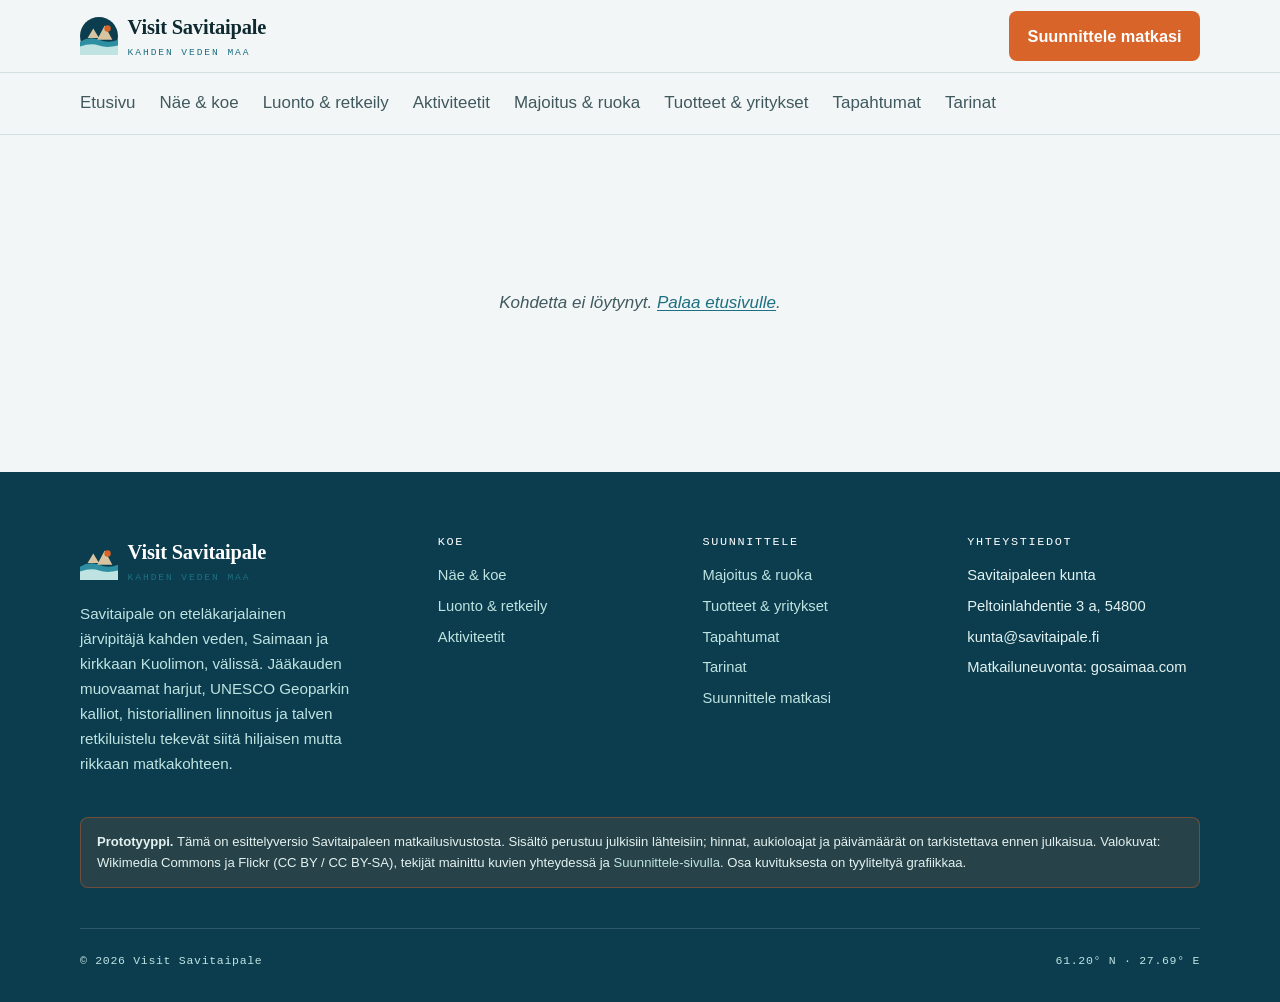
<file: kohde.html>
<!doctype html>
<html lang="fi">
<head>
  <meta charset="utf-8">
  <meta name="viewport" content="width=device-width, initial-scale=1">
  <title>Kohde — Visit Savitaipale</title>
  <meta name="description" content="Savitaipaleen matkakohde.">
  <link rel="icon" href="assets/img/favicon.svg" type="image/svg+xml">
  <link rel="alternate icon" href="assets/img/favicon.ico" sizes="any">
  <link rel="apple-touch-icon" href="assets/img/apple-touch-icon.png">
  <meta name="theme-color" content="#0b3d4f">
  <meta property="og:site_name" content="Visit Savitaipale">
  <meta property="og:locale" content="fi_FI">
  <meta property="og:type" content="website">
  <meta property="og:title" content="Matkakohde — Visit Savitaipale">
  <meta property="og:description" content="Savitaipaleen matkakohteet: nähtävyydet, luonto, majoitus ja aktiviteetit kahden veden maassa.">
  <meta property="og:url" content="https://teppotk.github.io/visitsavi/kohde.html">
  <meta property="og:image" content="https://teppotk.github.io/visitsavi/assets/img/luotolahdenvuori.jpg">
  <meta name="twitter:card" content="summary_large_image">
  <meta name="twitter:title" content="Matkakohde — Visit Savitaipale">
  <meta name="twitter:description" content="Savitaipaleen matkakohteet kahden veden maassa.">
  <meta name="twitter:image" content="https://teppotk.github.io/visitsavi/assets/img/luotolahdenvuori.jpg">
  <link rel="stylesheet" href="assets/css/styles.css">
</head>
<body data-page="">
  <a class="skip" href="#main">Siirry sisältöön</a>
  <div data-site-header></div>
  <main id="main" data-render="detail"></main>
  <div data-site-footer></div>
  <script src="assets/js/config.js"></script>
  <script src="assets/js/data.js"></script>
  <script src="assets/js/scenes.js"></script>
  <script src="assets/js/app.js"></script>
</body>
</html>
</file>
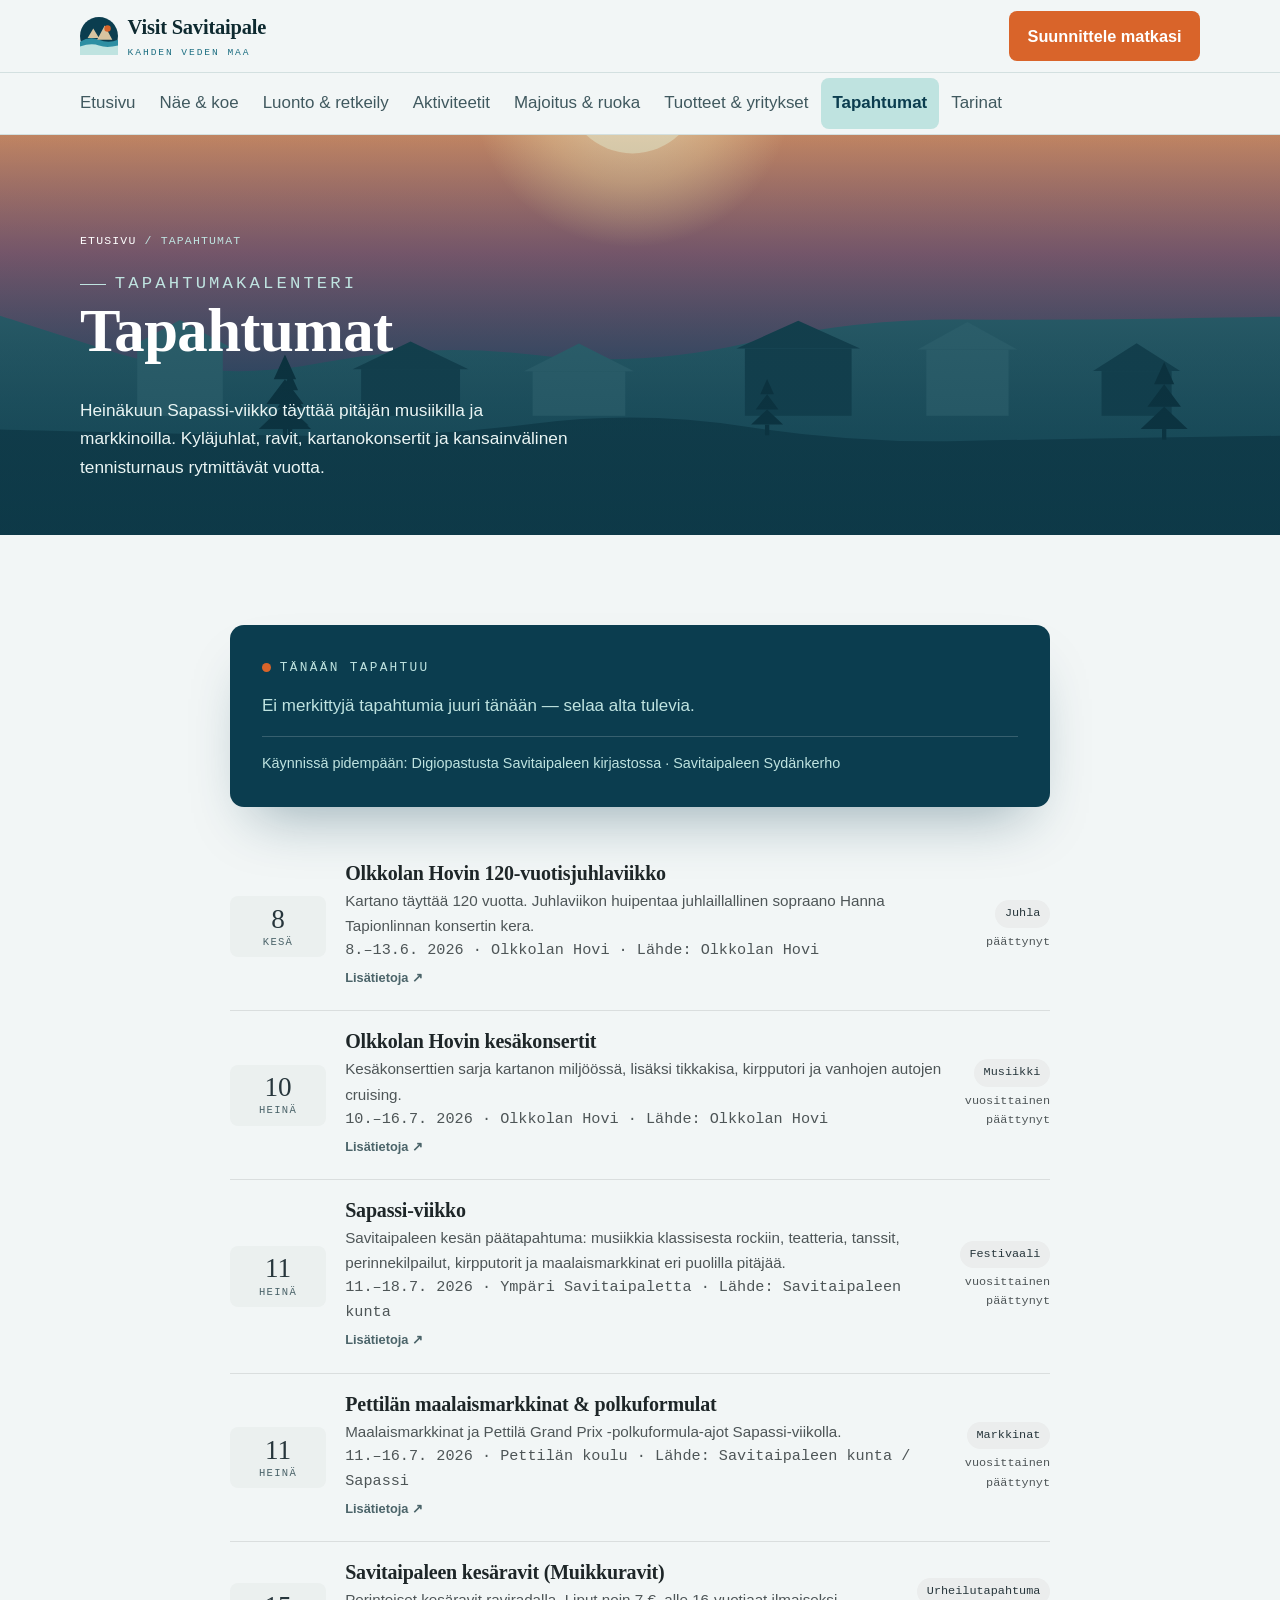
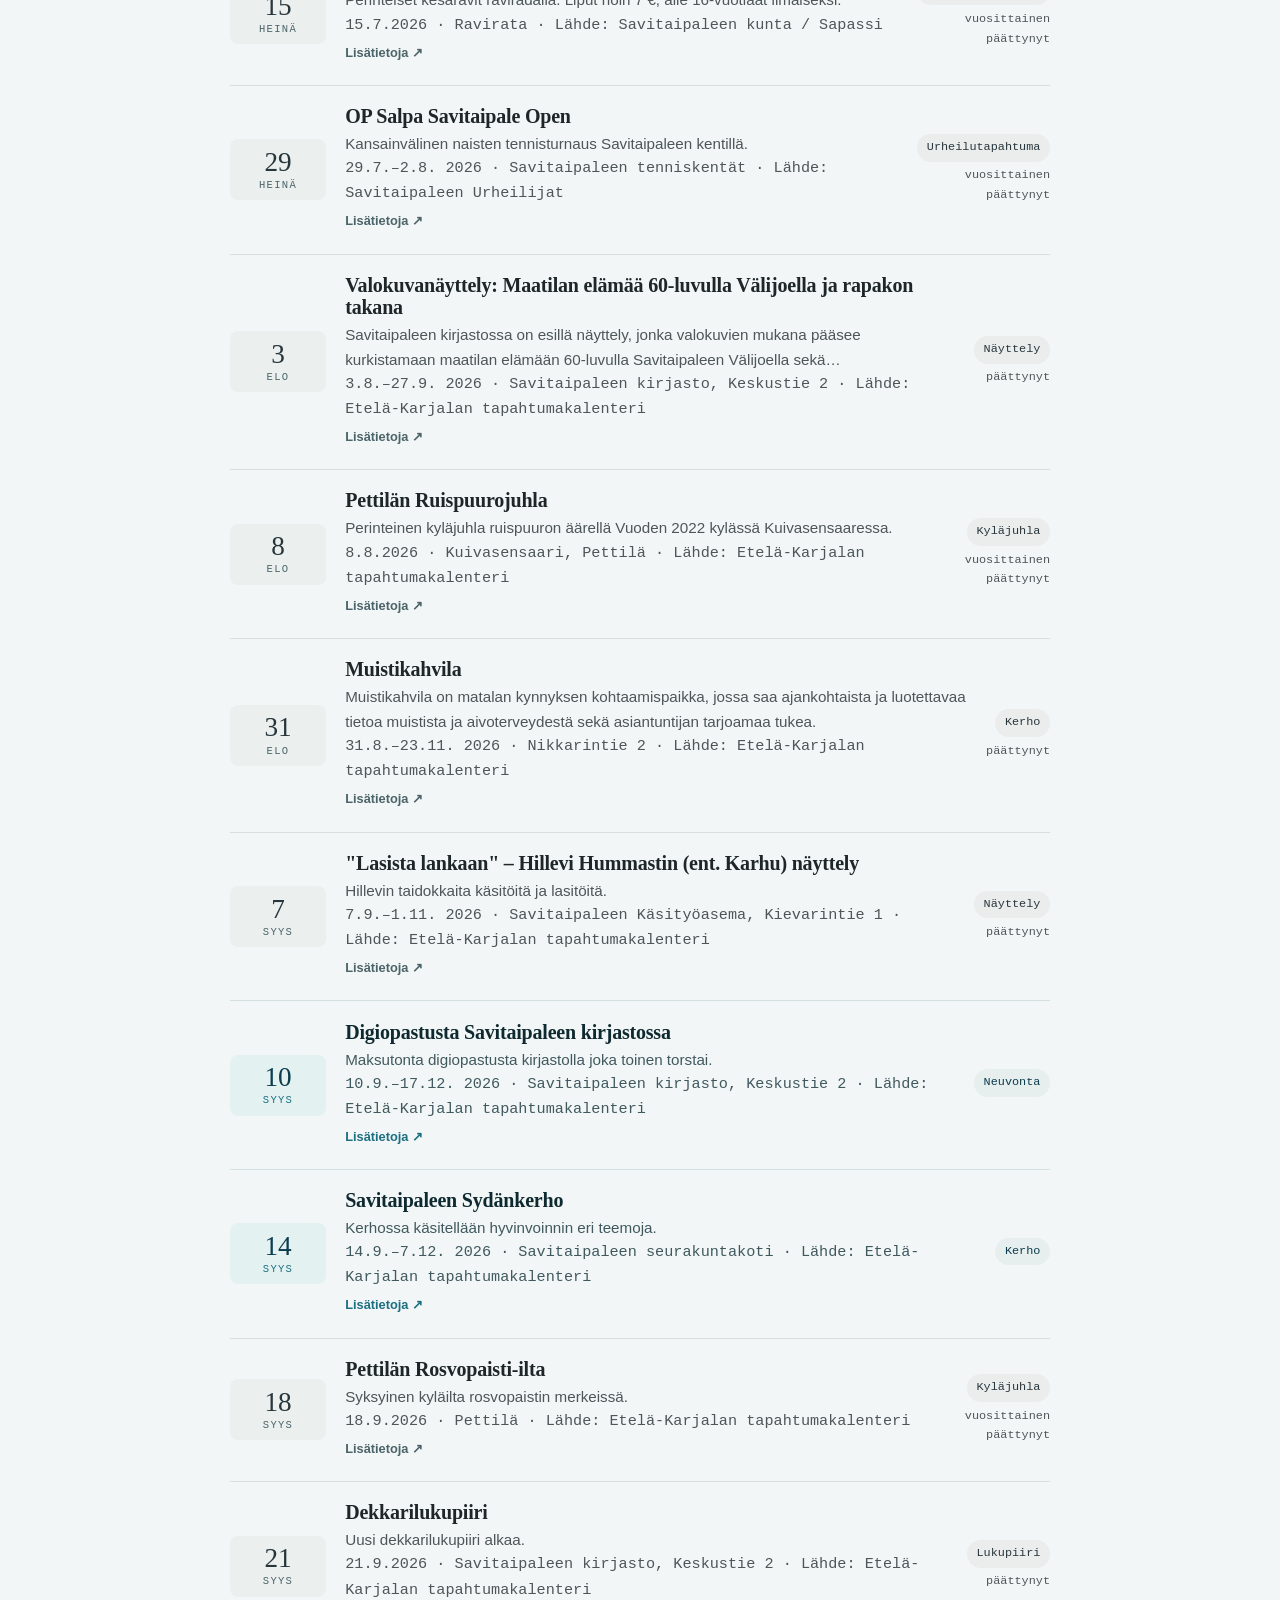
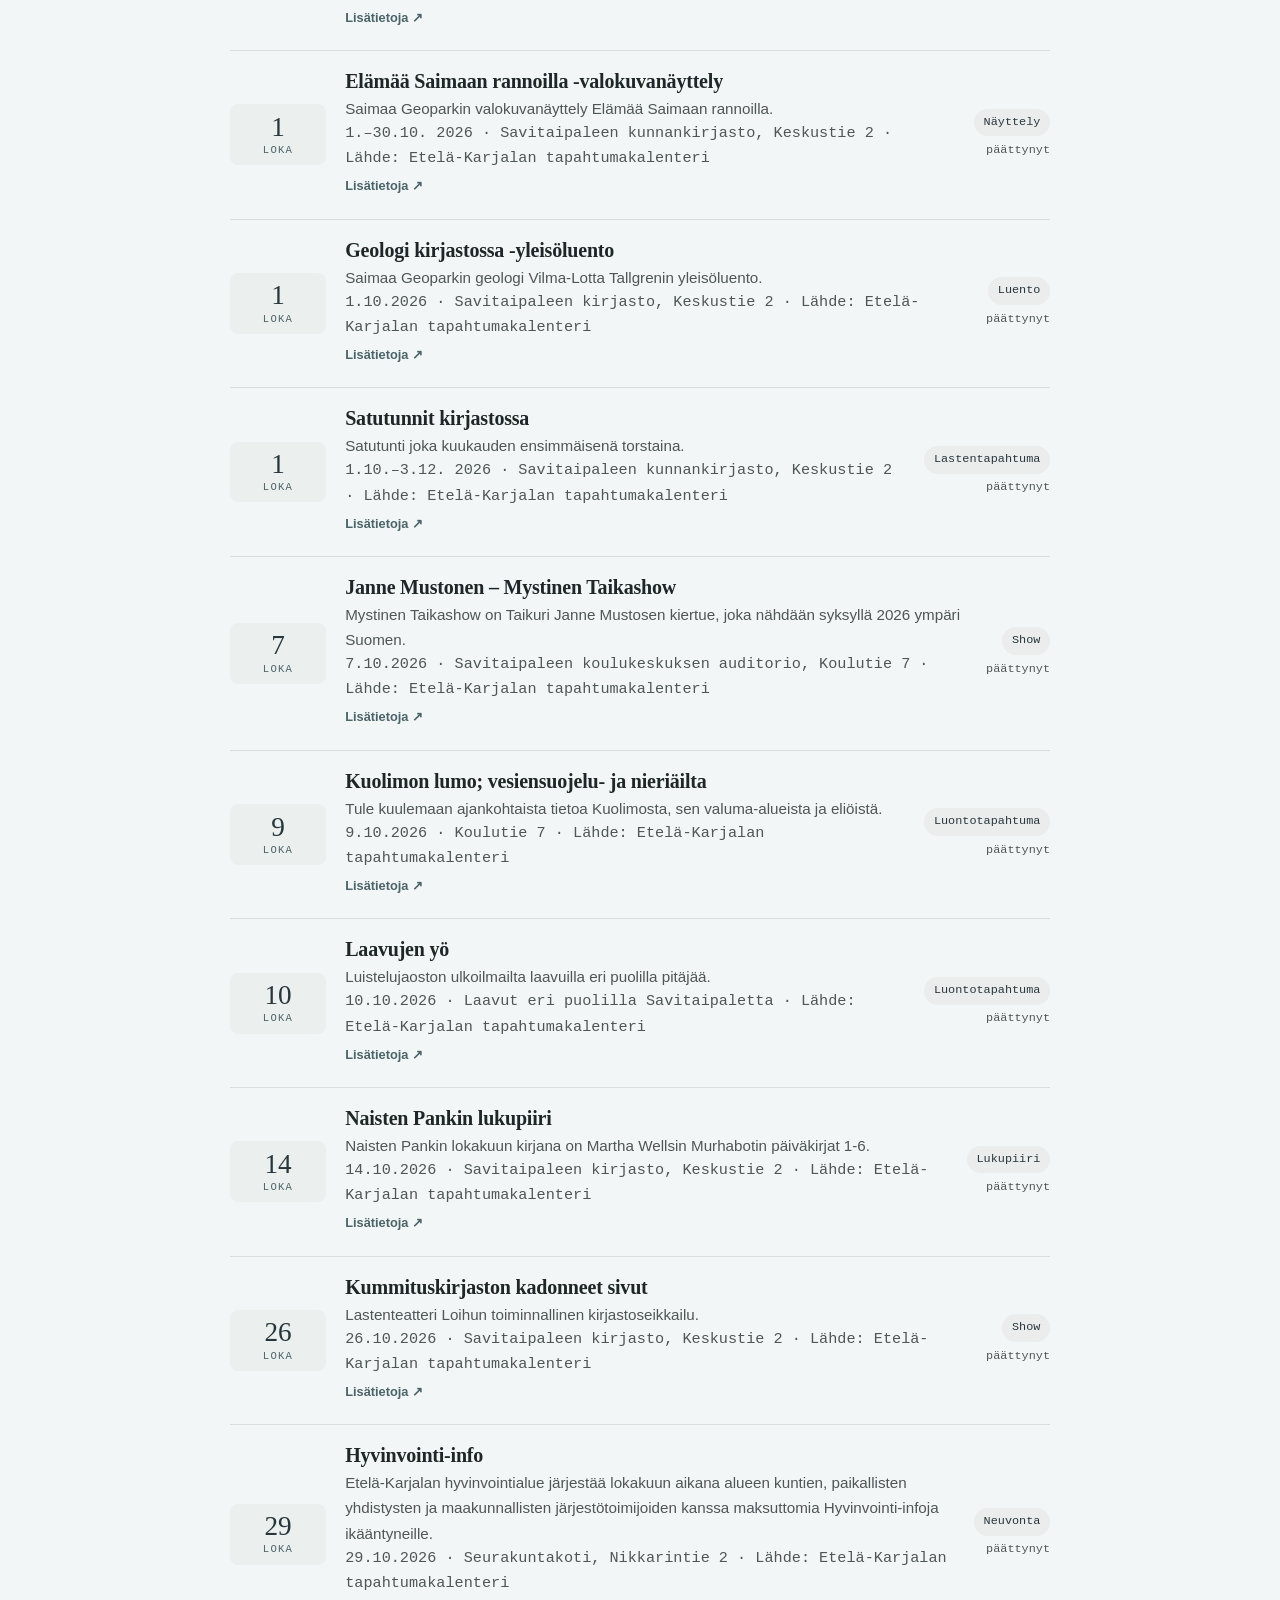
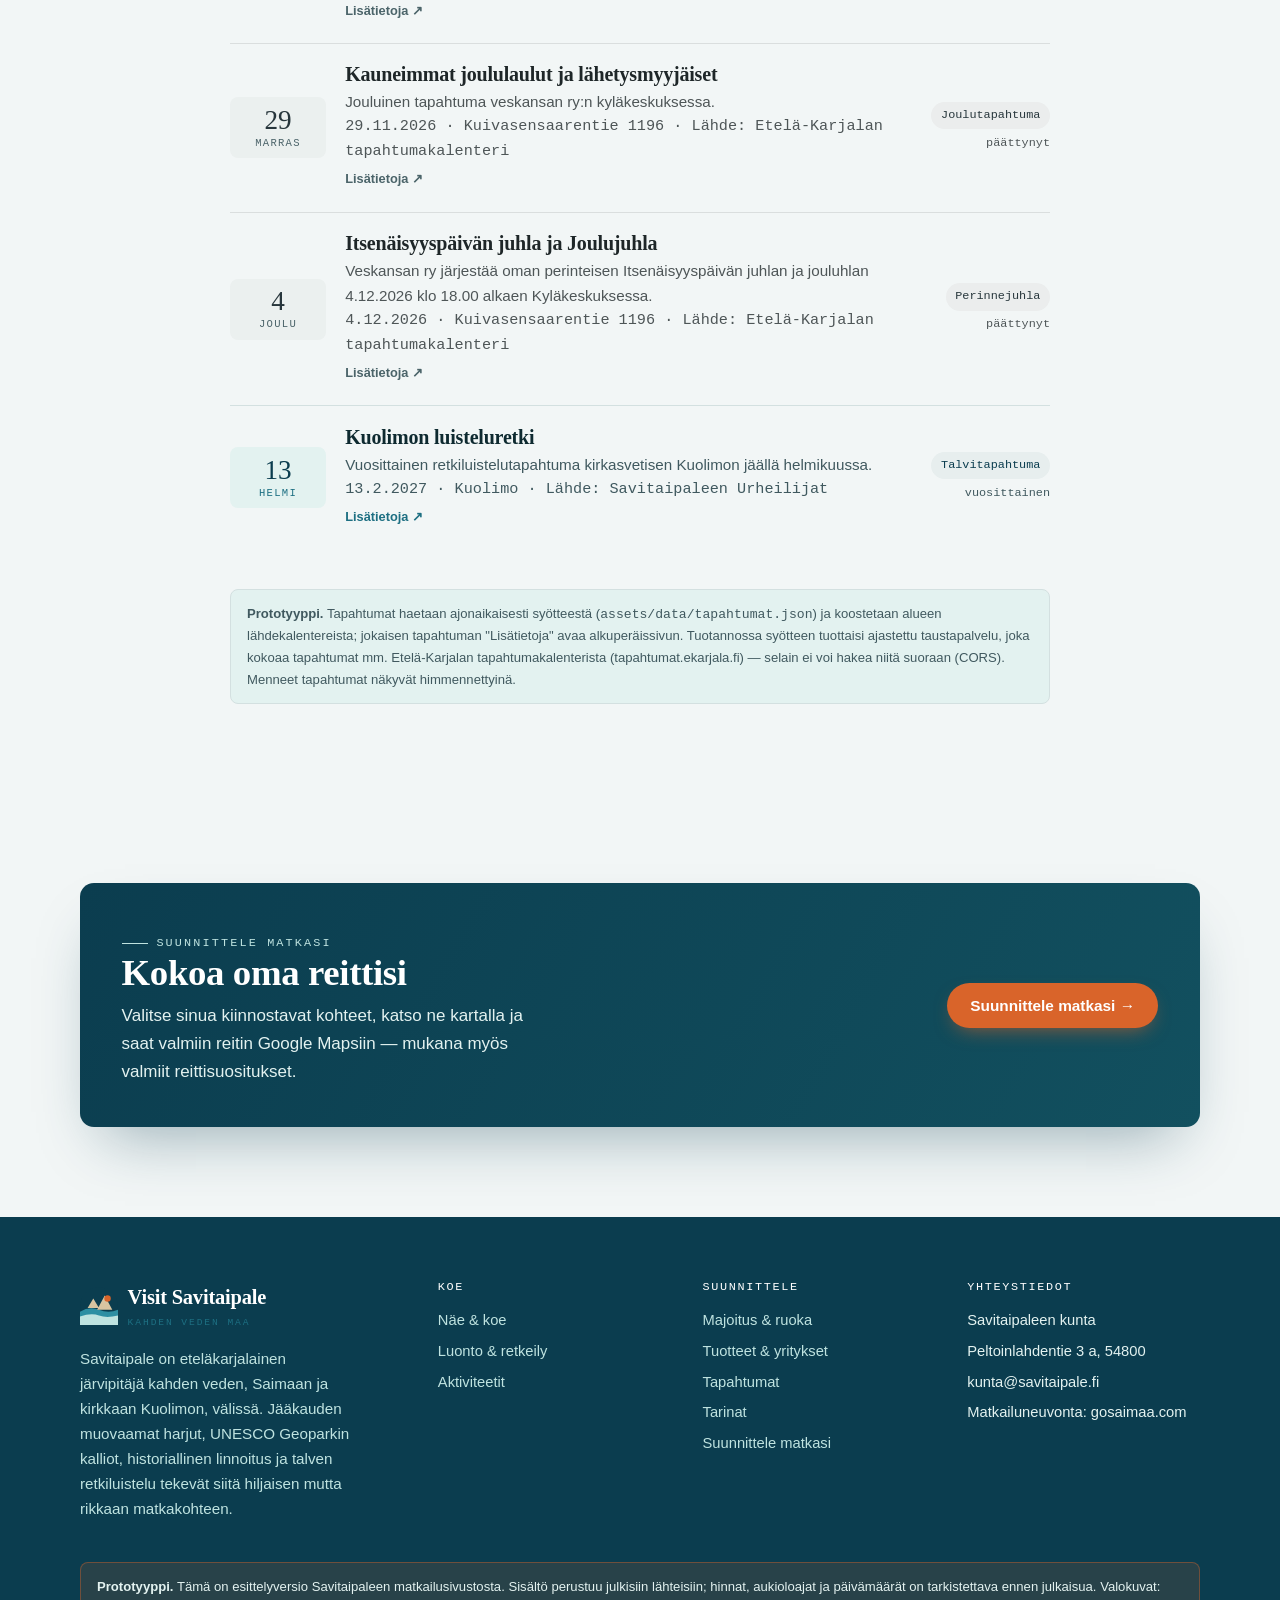
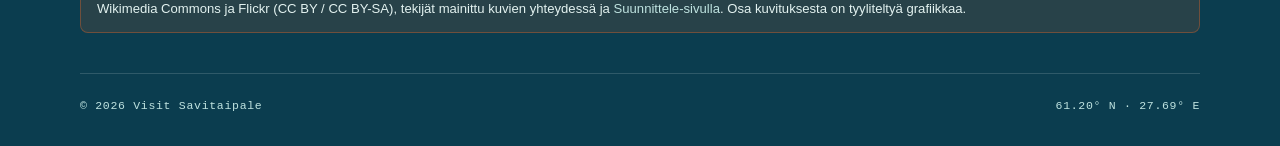
<file: tapahtumat.html>
<!doctype html>
<html lang="fi">
<head>
  <meta charset="utf-8">
  <meta name="viewport" content="width=device-width, initial-scale=1">
  <title>Tapahtumat — Visit Savitaipale</title>
  <meta name="description" content="Sapassi-viikko, kyläjuhlat, kartanokonsertit, kesäravit ja kansainvälinen tennisturnaus. Savitaipaleen tapahtumat.">
  <link rel="icon" href="assets/img/favicon.svg" type="image/svg+xml">
  <link rel="alternate icon" href="assets/img/favicon.ico" sizes="any">
  <link rel="apple-touch-icon" href="assets/img/apple-touch-icon.png">
  <meta name="theme-color" content="#0b3d4f">
  <meta property="og:site_name" content="Visit Savitaipale">
  <meta property="og:locale" content="fi_FI">
  <meta property="og:type" content="website">
  <meta property="og:title" content="Tapahtumat — Savitaipale">
  <meta property="og:description" content="Sapassi-viikko, kyläjuhlat, kartanokonsertit, kesäravit ja kansainvälinen tennisturnaus. Savitaipaleen tapahtumat.">
  <meta property="og:url" content="https://teppotk.github.io/visitsavi/tapahtumat.html">
  <meta property="og:image" content="https://teppotk.github.io/visitsavi/assets/img/kuolimo-saaret.jpg">
  <meta name="twitter:card" content="summary_large_image">
  <meta name="twitter:title" content="Tapahtumat — Savitaipale">
  <meta name="twitter:description" content="Sapassi-viikko, kyläjuhlat ja kartanokonsertit.">
  <meta name="twitter:image" content="https://teppotk.github.io/visitsavi/assets/img/kuolimo-saaret.jpg">
  <link rel="stylesheet" href="assets/css/styles.css">
</head>
<body data-page="tapahtumat">
  <a class="skip" href="#main">Siirry sisältöön</a>
  <div data-site-header></div>
  <main id="main">
    <section class="pagehero">
      <div class="pagehero__scene" data-scene="kyla" data-scene-key="tapahtumat-hero"></div>
      <div class="wrap pagehero__inner">
        <div class="crumbs"><a href="index.html">Etusivu</a> / Tapahtumat</div>
        <p class="eyebrow">Tapahtumakalenteri</p>
        <h1>Tapahtumat</h1>
        <p>Heinäkuun Sapassi-viikko täyttää pitäjän musiikilla ja markkinoilla. Kyläjuhlat, ravit, kartanokonsertit ja kansainvälinen tennisturnaus rytmittävät vuotta.</p>
      </div>
    </section>
    <section class="section">
      <div class="wrap" style="max-width:900px">
        <div data-render="events"></div>
        <div class="footer-disclaimer" style="background:var(--jaa-vaalea);border-color:var(--viiva);color:var(--muste-2);margin-top:2.5rem">
          <strong>Prototyyppi.</strong> Tapahtumat haetaan ajonaikaisesti syötteestä (<code>assets/data/tapahtumat.json</code>) ja koostetaan alueen lähdekalentereista; jokaisen tapahtuman "Lisätietoja" avaa alkuperäissivun. Tuotannossa syötteen tuottaisi ajastettu taustapalvelu, joka kokoaa tapahtumat mm. Etelä-Karjalan tapahtumakalenterista (tapahtumat.ekarjala.fi) — selain ei voi hakea niitä suoraan (CORS). Menneet tapahtumat näkyvät himmennettyinä.
        </div>
      </div>
    </section>
    <section class="section"><div class="wrap"><div class="reveal" data-render="plan-cta"></div></div></section>
  </main>
  <div data-site-footer></div>
  <script src="assets/js/data.js"></script>
  <script src="assets/js/scenes.js"></script>
  <script src="assets/js/app.js"></script>
</body>
</html>
</file>
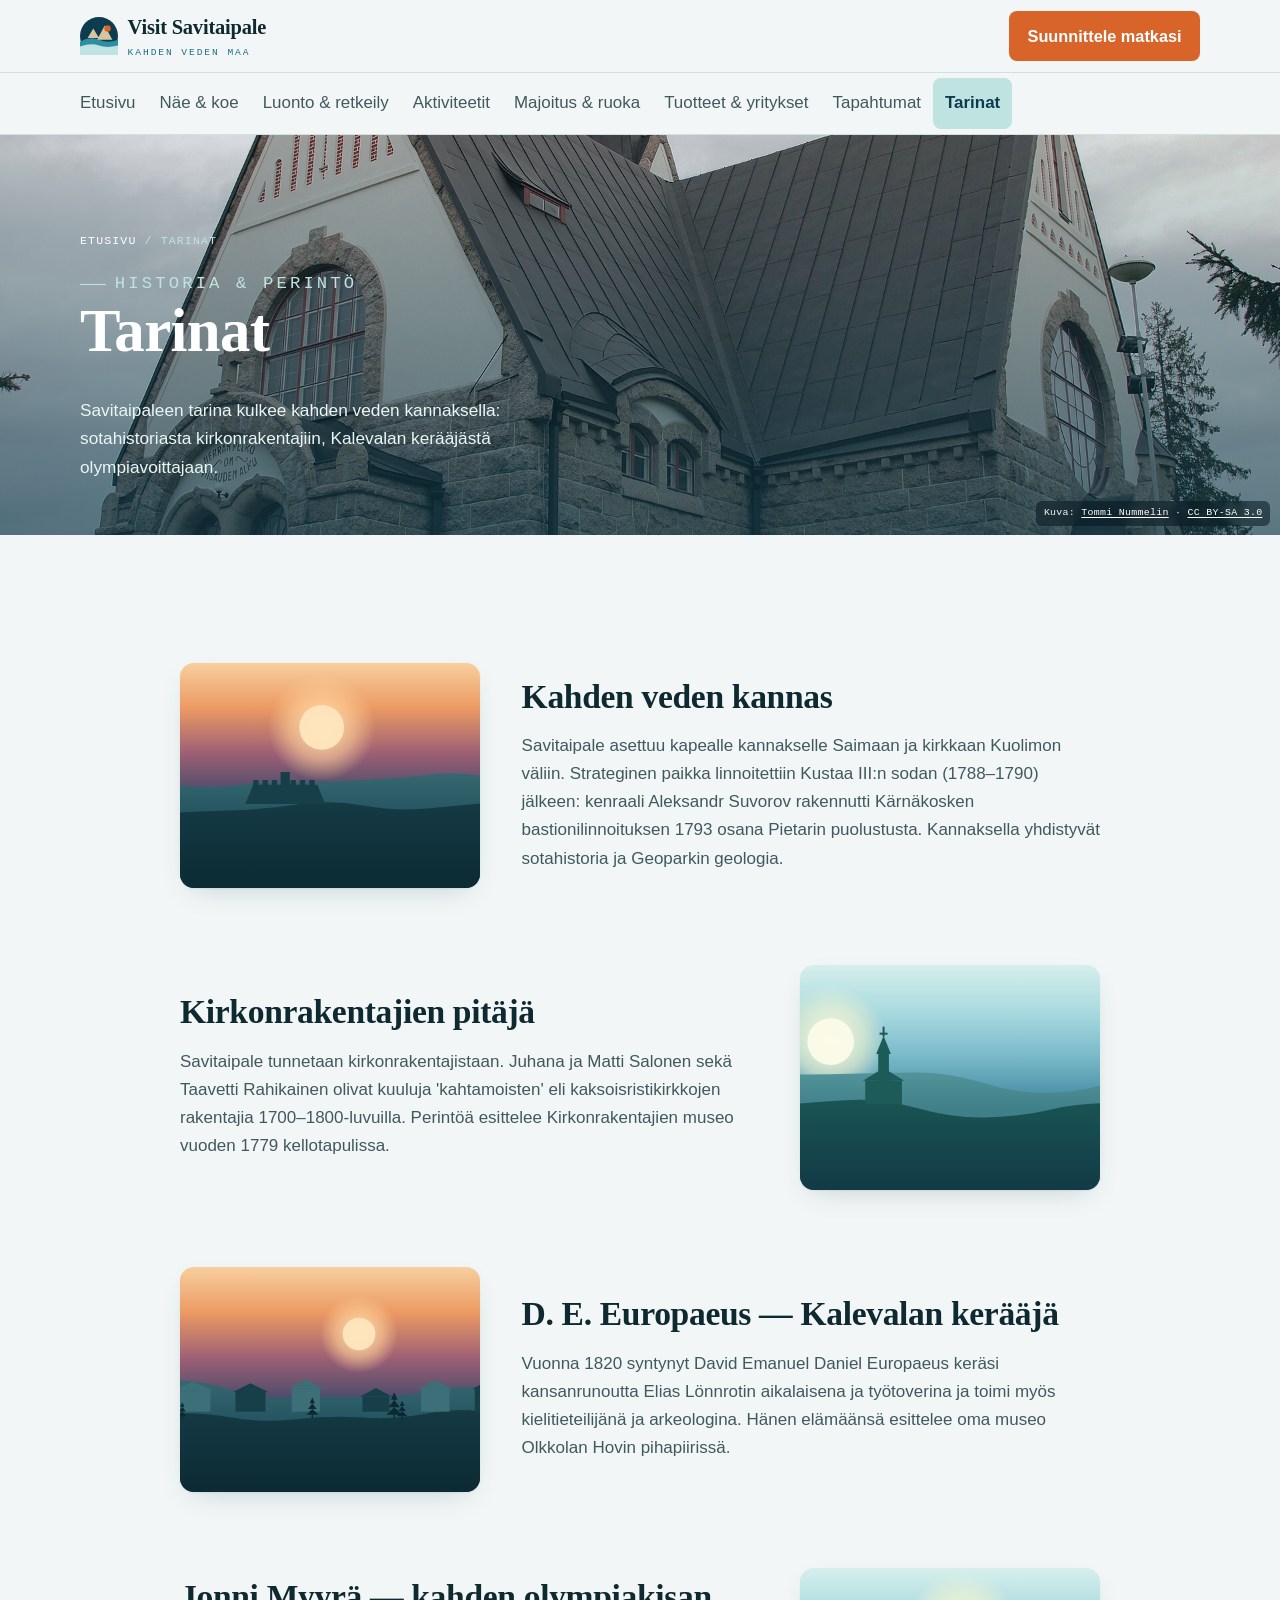
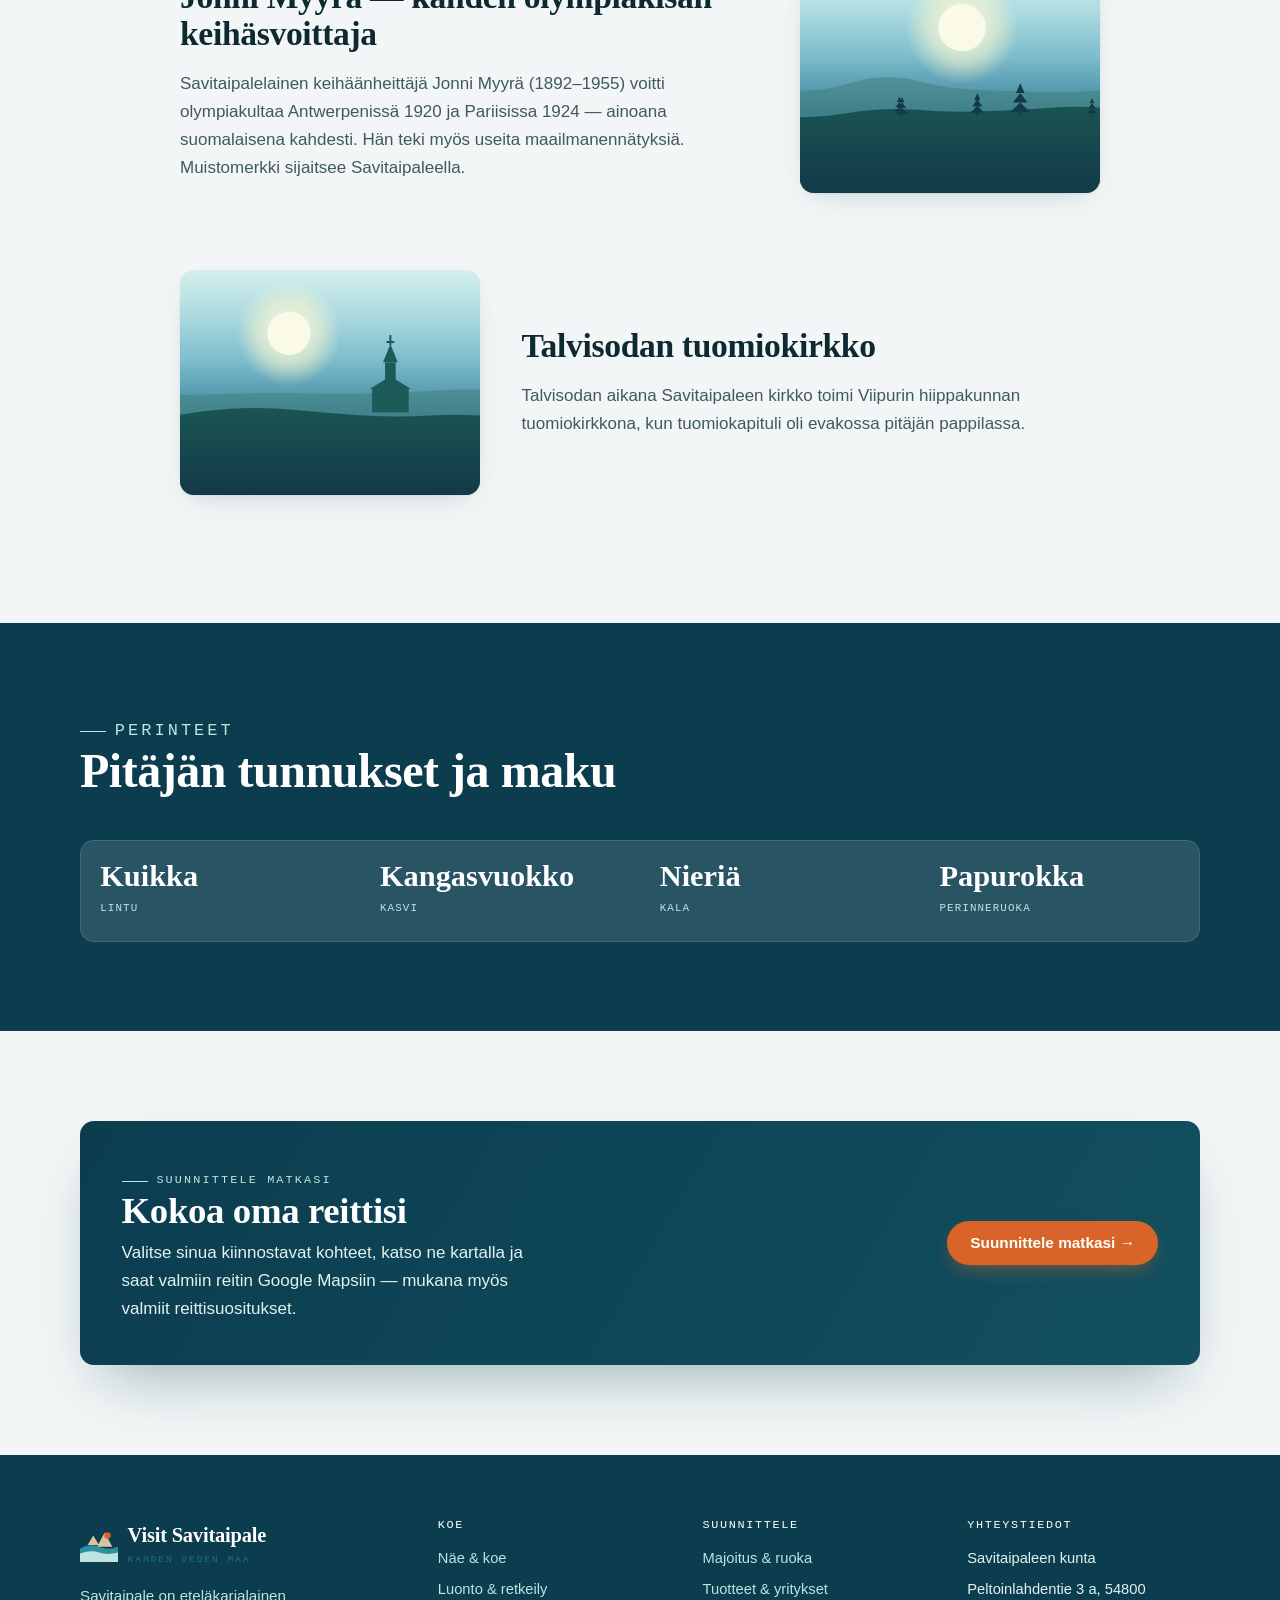
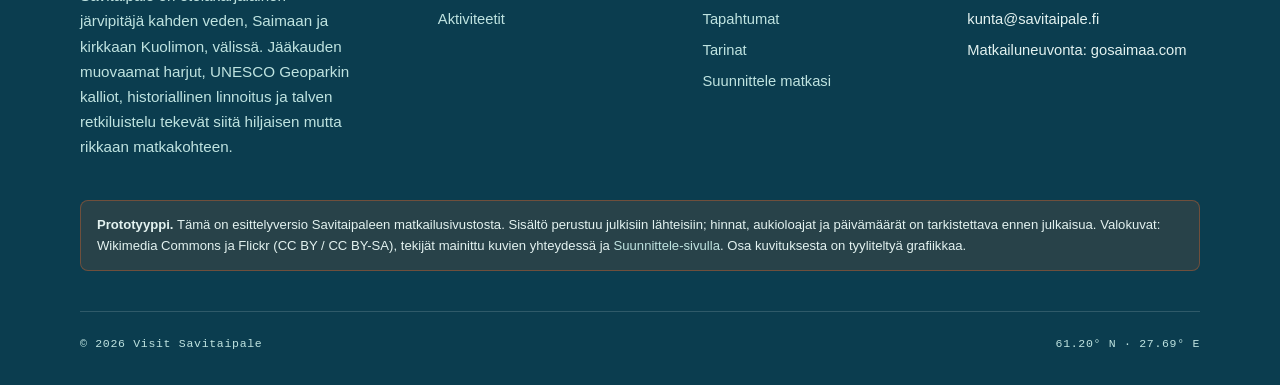
<file: tarinat.html>
<!doctype html>
<html lang="fi">
<head>
  <meta charset="utf-8">
  <meta name="viewport" content="width=device-width, initial-scale=1">
  <title>Tarinat — Visit Savitaipale</title>
  <meta name="description" content="Kahden veden kannas, kirkonrakentajien pitäjä, Kalevalan kerääjä D. E. Europaeus ja olympiavoittaja Jonni Myyrä. Savitaipaleen tarinat.">
  <link rel="icon" href="assets/img/favicon.svg" type="image/svg+xml">
  <link rel="alternate icon" href="assets/img/favicon.ico" sizes="any">
  <link rel="apple-touch-icon" href="assets/img/apple-touch-icon.png">
  <meta name="theme-color" content="#0b3d4f">
  <meta property="og:site_name" content="Visit Savitaipale">
  <meta property="og:locale" content="fi_FI">
  <meta property="og:type" content="article">
  <meta property="og:title" content="Tarinat — Savitaipale">
  <meta property="og:description" content="Kahden veden kannas, kirkonrakentajien pitäjä, Kalevalan kerääjä D. E. Europaeus ja olympiavoittaja Jonni Myyrä.">
  <meta property="og:url" content="https://teppotk.github.io/visitsavi/tarinat.html">
  <meta property="og:image" content="https://teppotk.github.io/visitsavi/assets/img/kirkko.jpg">
  <meta name="twitter:card" content="summary_large_image">
  <meta name="twitter:title" content="Tarinat — Savitaipale">
  <meta name="twitter:description" content="Savitaipaleen historia ja merkkihenkilöt.">
  <meta name="twitter:image" content="https://teppotk.github.io/visitsavi/assets/img/kirkko.jpg">
  <link rel="stylesheet" href="assets/css/styles.css">
</head>
<body data-page="tarinat">
  <a class="skip" href="#main">Siirry sisältöön</a>
  <div data-site-header></div>
  <main id="main">
    <section class="pagehero">
      <div class="pagehero__scene" data-scene="museo" data-photo="kirkko.jpg" data-photo-alt="Savitaipaleen kirkko"></div>
      <div class="wrap pagehero__inner">
        <div class="crumbs"><a href="index.html">Etusivu</a> / Tarinat</div>
        <p class="eyebrow">Historia &amp; perintö</p>
        <h1>Tarinat</h1>
        <p>Savitaipaleen tarina kulkee kahden veden kannaksella: sotahistoriasta kirkonrakentajiin, Kalevalan kerääjästä olympiavoittajaan.</p>
      </div>
    </section>
    <section class="section">
      <div class="wrap" style="max-width:1000px" data-render="stories"></div>
    </section>
    <section class="section section--dark">
      <div class="wrap">
        <div class="section-head reveal"><p class="eyebrow">Perinteet</p><h2>Pitäjän tunnukset ja maku</h2></div>
        <div class="lead-band reveal" style="background:rgba(255,255,255,.12);border-color:rgba(255,255,255,.12)">
          <div style="background:transparent"><b style="color:#fff">Kuikka</b><span style="color:var(--jaa)">Lintu</span></div>
          <div style="background:transparent"><b style="color:#fff">Kangasvuokko</b><span style="color:var(--jaa)">Kasvi</span></div>
          <div style="background:transparent"><b style="color:#fff">Nieriä</b><span style="color:var(--jaa)">Kala</span></div>
          <div style="background:transparent"><b style="color:#fff">Papurokka</b><span style="color:var(--jaa)">Perinneruoka</span></div>
        </div>
      </div>
    </section>
    <section class="section"><div class="wrap"><div class="reveal" data-render="plan-cta"></div></div></section>
  </main>
  <div data-site-footer></div>
  <script src="assets/js/data.js"></script>
  <script src="assets/js/scenes.js"></script>
  <script src="assets/js/app.js"></script>
</body>
</html>
</file>
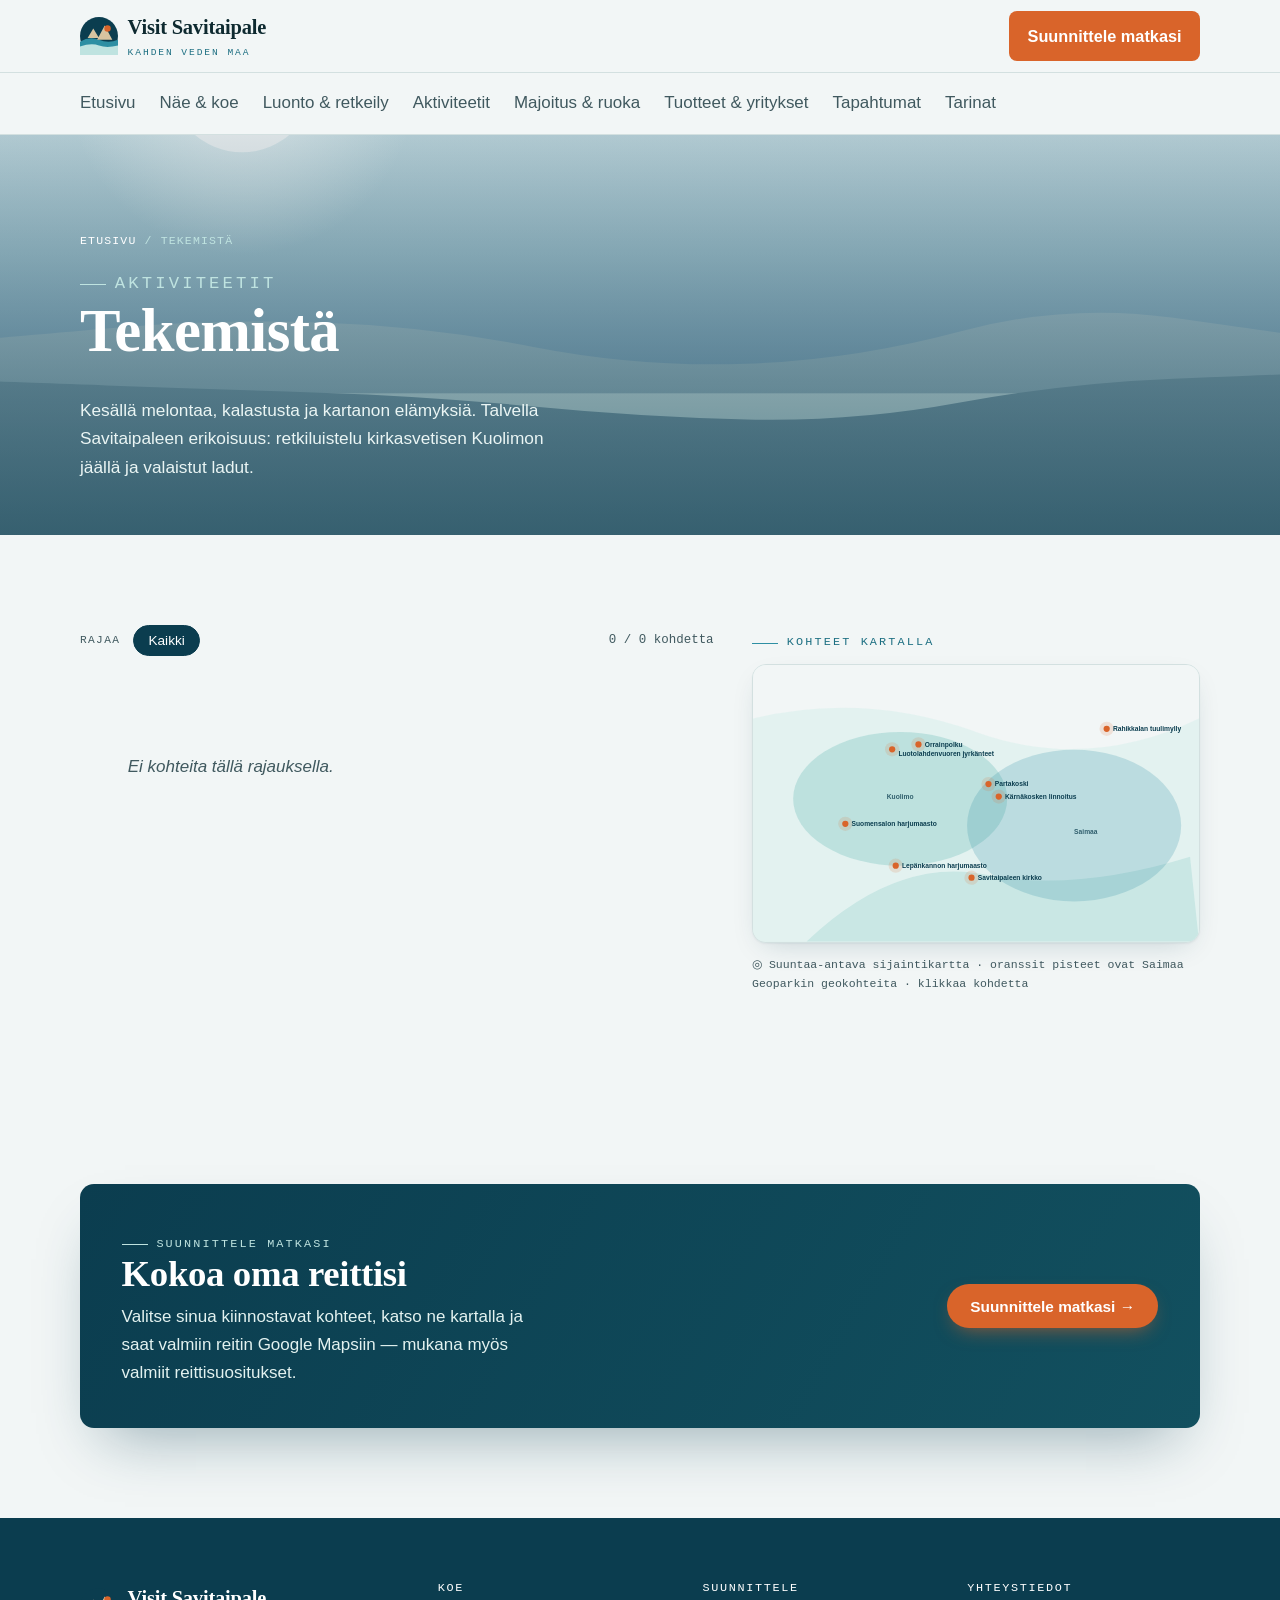
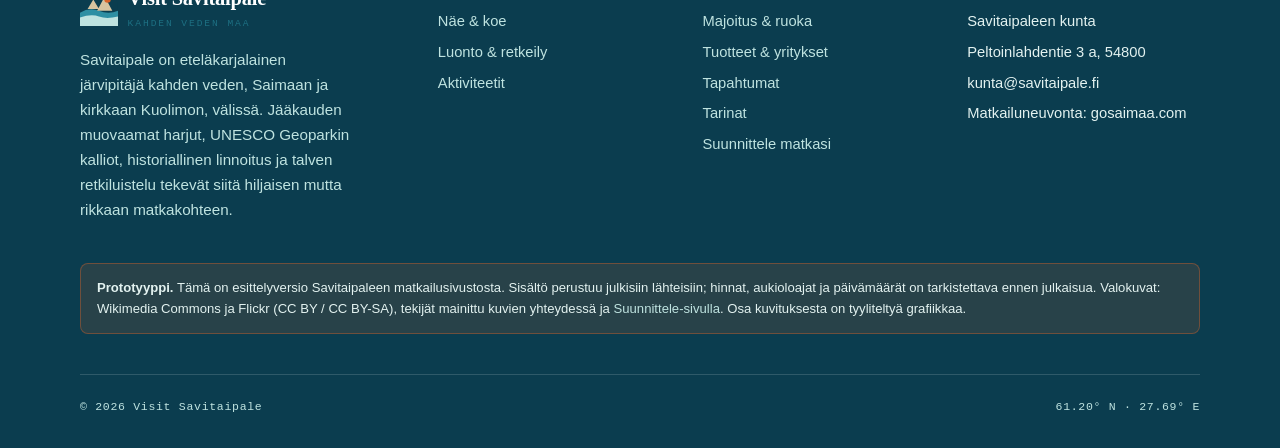
<file: tekemista.html>
<!doctype html>
<html lang="fi">
<head>
  <meta charset="utf-8">
  <meta name="viewport" content="width=device-width, initial-scale=1">
  <title>Tekemistä — Visit Savitaipale</title>
  <meta name="description" content="Aktiviteetit ympäri vuoden: talven retkiluistelu Kuolimolla, hiihtoladut, melonta, kalastus ja kartanon elämykset.">
  <link rel="icon" href="assets/img/favicon.svg" type="image/svg+xml">
  <link rel="alternate icon" href="assets/img/favicon.ico" sizes="any">
  <link rel="apple-touch-icon" href="assets/img/apple-touch-icon.png">
  <meta name="theme-color" content="#0b3d4f">
  <meta property="og:site_name" content="Visit Savitaipale">
  <meta property="og:locale" content="fi_FI">
  <meta property="og:type" content="website">
  <meta property="og:title" content="Tekemistä — Savitaipale">
  <meta property="og:description" content="Aktiviteetit ympäri vuoden: talven retkiluistelu Kuolimolla, hiihtoladut, melonta, kalastus ja kartanon elämykset.">
  <meta property="og:url" content="https://teppotk.github.io/visitsavi/tekemista.html">
  <meta property="og:image" content="https://teppotk.github.io/visitsavi/assets/img/kuolimo-salmi.jpg">
  <meta name="twitter:card" content="summary_large_image">
  <meta name="twitter:title" content="Tekemistä — Savitaipale">
  <meta name="twitter:description" content="Aktiviteetit ympäri vuoden Savitaipaleella.">
  <meta name="twitter:image" content="https://teppotk.github.io/visitsavi/assets/img/kuolimo-salmi.jpg">
  <link rel="stylesheet" href="assets/css/styles.css">
</head>
<body data-page="tekemista">
  <a class="skip" href="#main">Siirry sisältöön</a>
  <div data-site-header></div>
  <main id="main">
    <section class="pagehero">
      <div class="pagehero__scene" data-scene="talvi" data-scene-key="tekemista-hero"></div>
      <div class="wrap pagehero__inner">
        <div class="crumbs"><a href="index.html">Etusivu</a> / Tekemistä</div>
        <p class="eyebrow">Aktiviteetit</p>
        <h1>Tekemistä</h1>
        <p>Kesällä melontaa, kalastusta ja kartanon elämyksiä. Talvella Savitaipaleen erikoisuus: retkiluistelu kirkasvetisen Kuolimon jäällä ja valaistut ladut.</p>
      </div>
    </section>
    <section class="section">
      <div class="wrap">
        <div class="listing-layout">
          <div class="listing-layout__list" data-render="listing" data-osio="tekemista"></div>
          <aside class="listing-layout__map">
            <p class="eyebrow">Kohteet kartalla</p>
            <div data-render="gmap" data-osio="tekemista"></div>
          </aside>
        </div>
      </div>
    </section>
    <section class="section"><div class="wrap"><div class="reveal" data-render="plan-cta"></div></div></section>
  </main>
  <div data-site-footer></div>
  <script src="assets/js/config.js"></script>
  <script src="assets/js/data.js"></script>
  <script src="assets/js/scenes.js"></script>
  <script src="assets/js/app.js"></script>
</body>
</html>
</file>
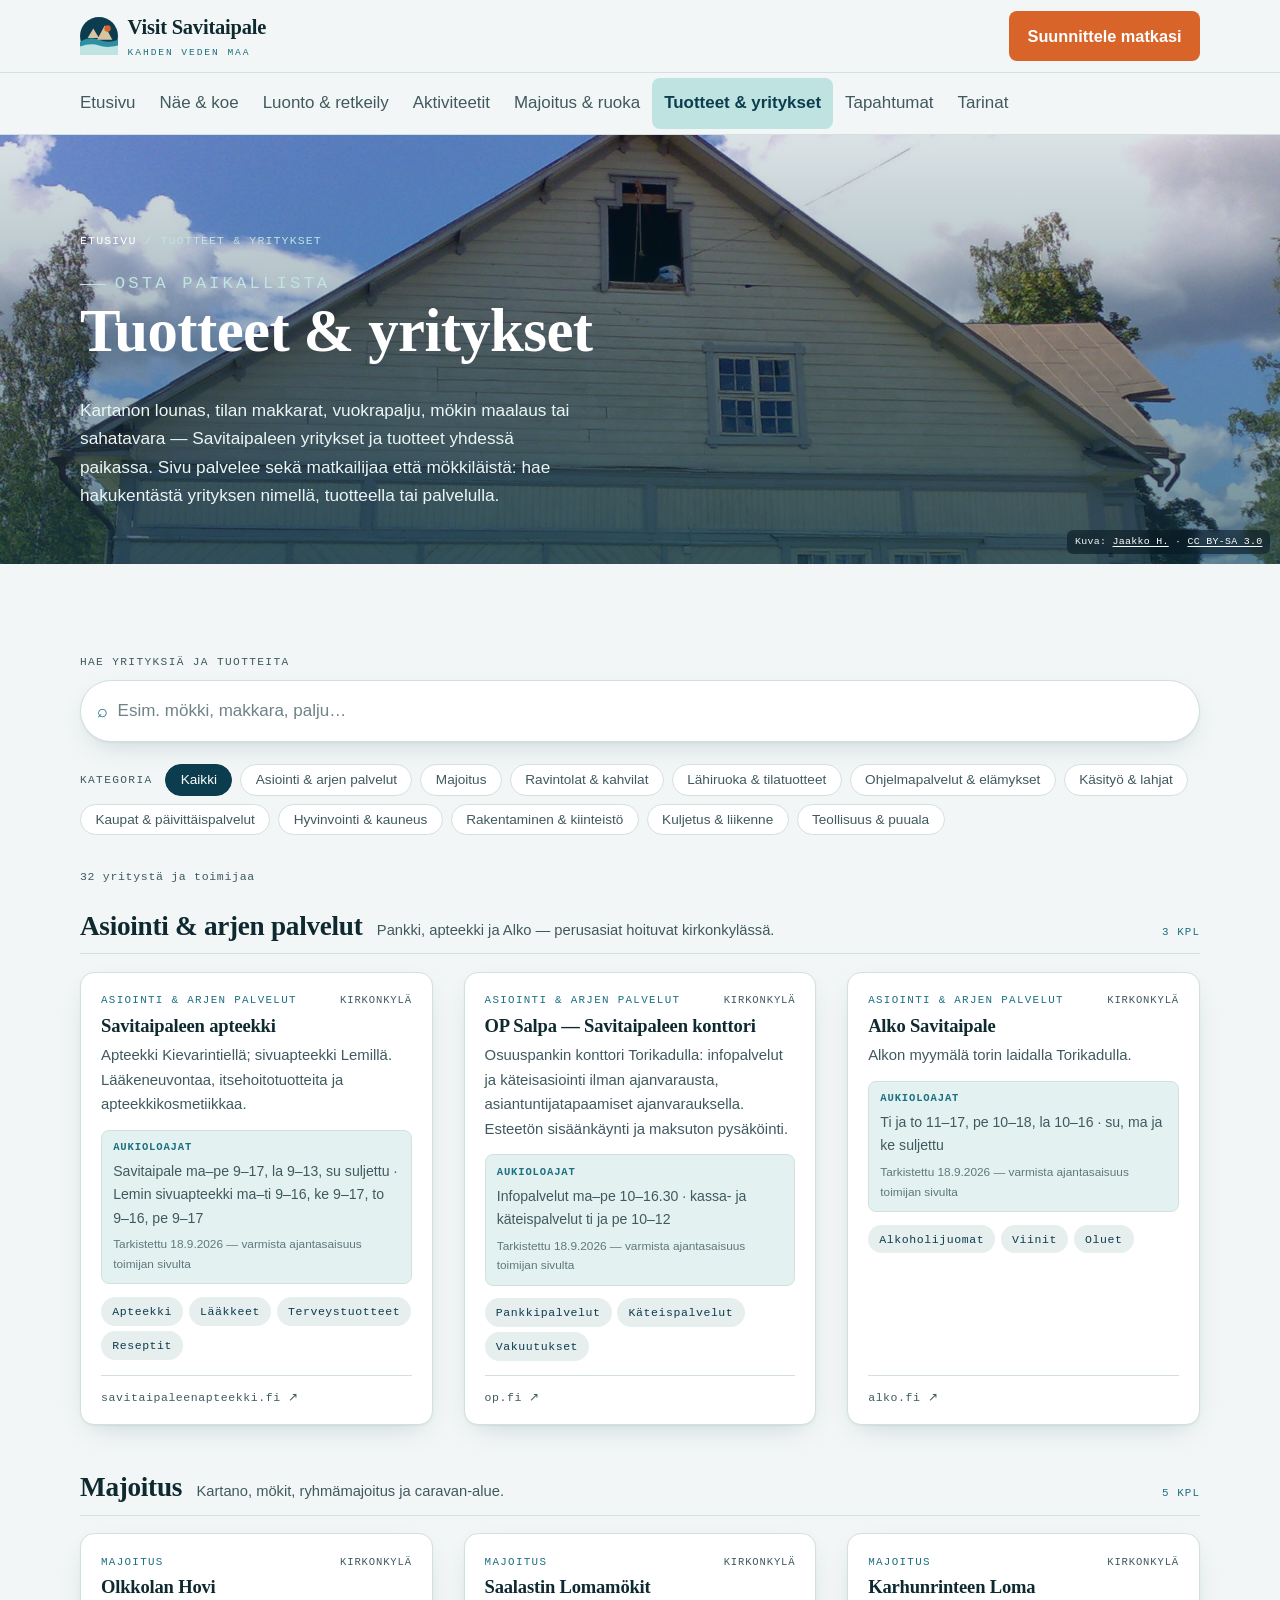
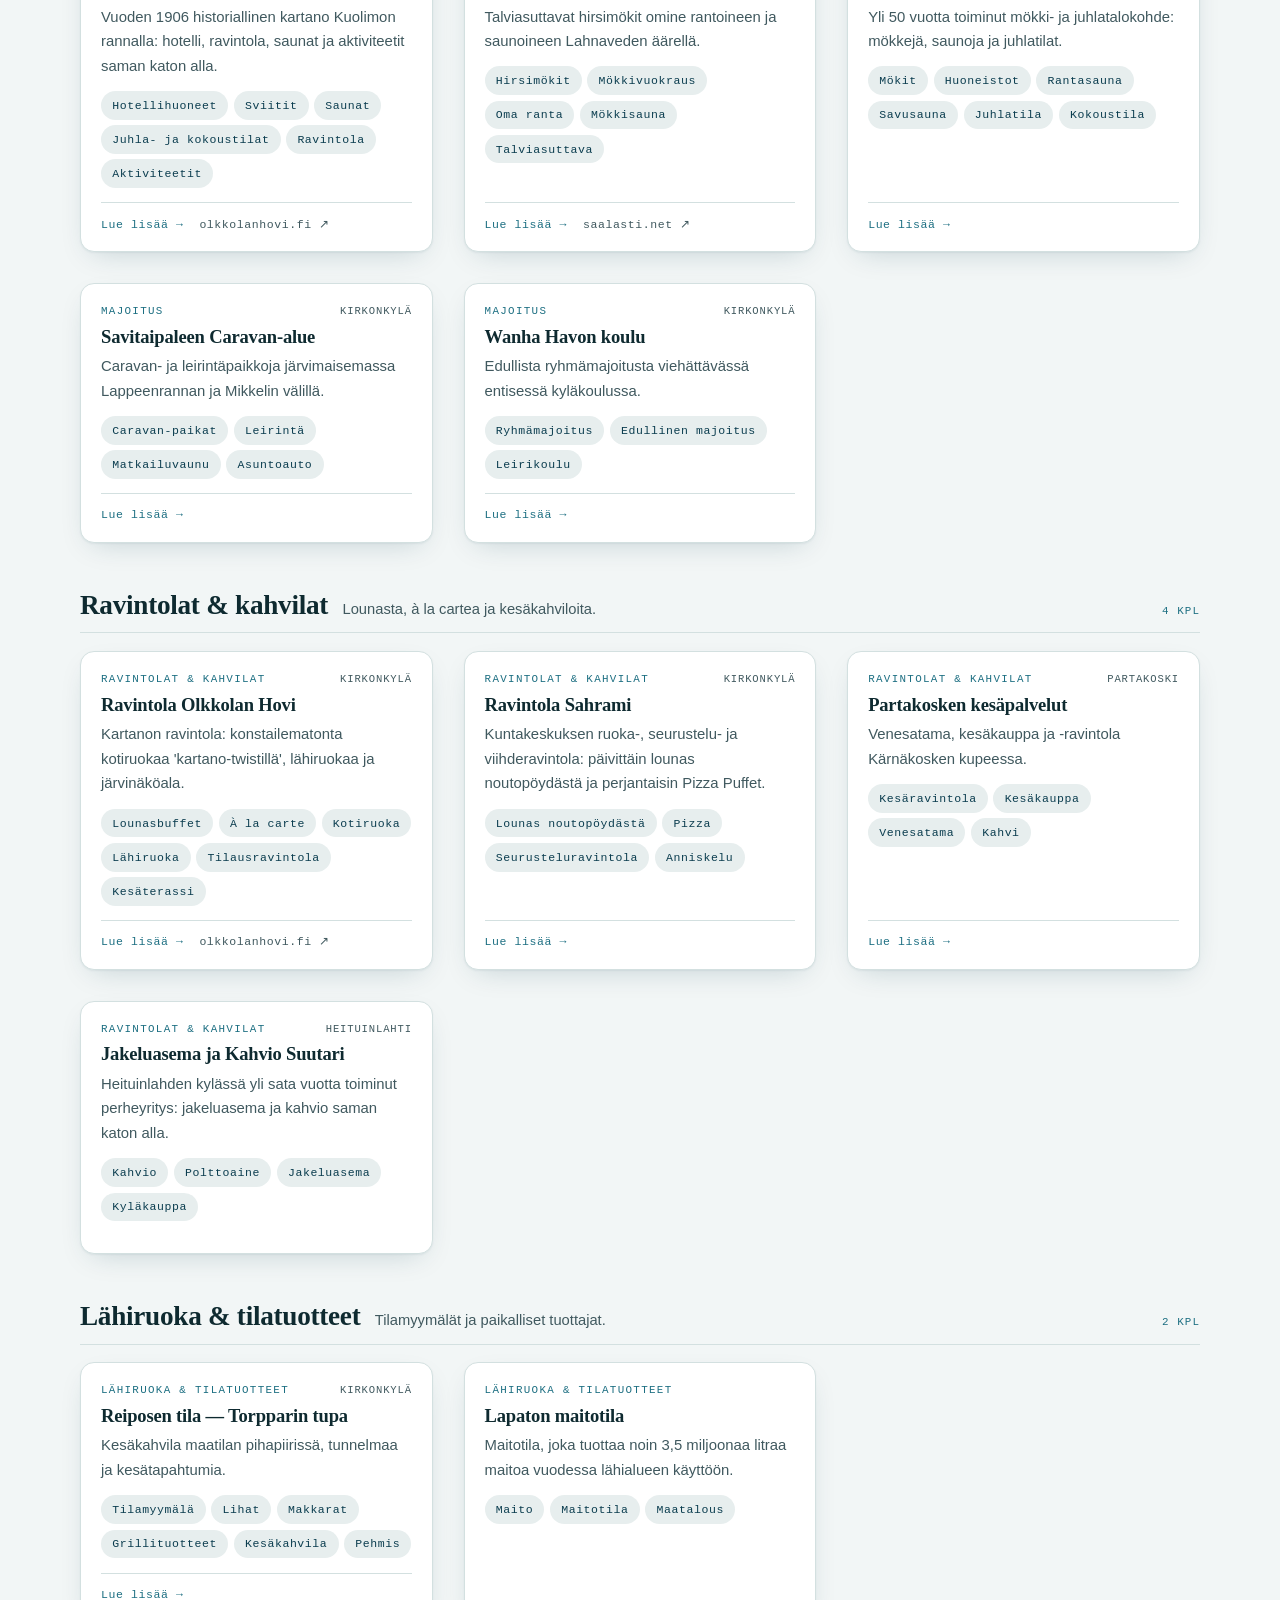
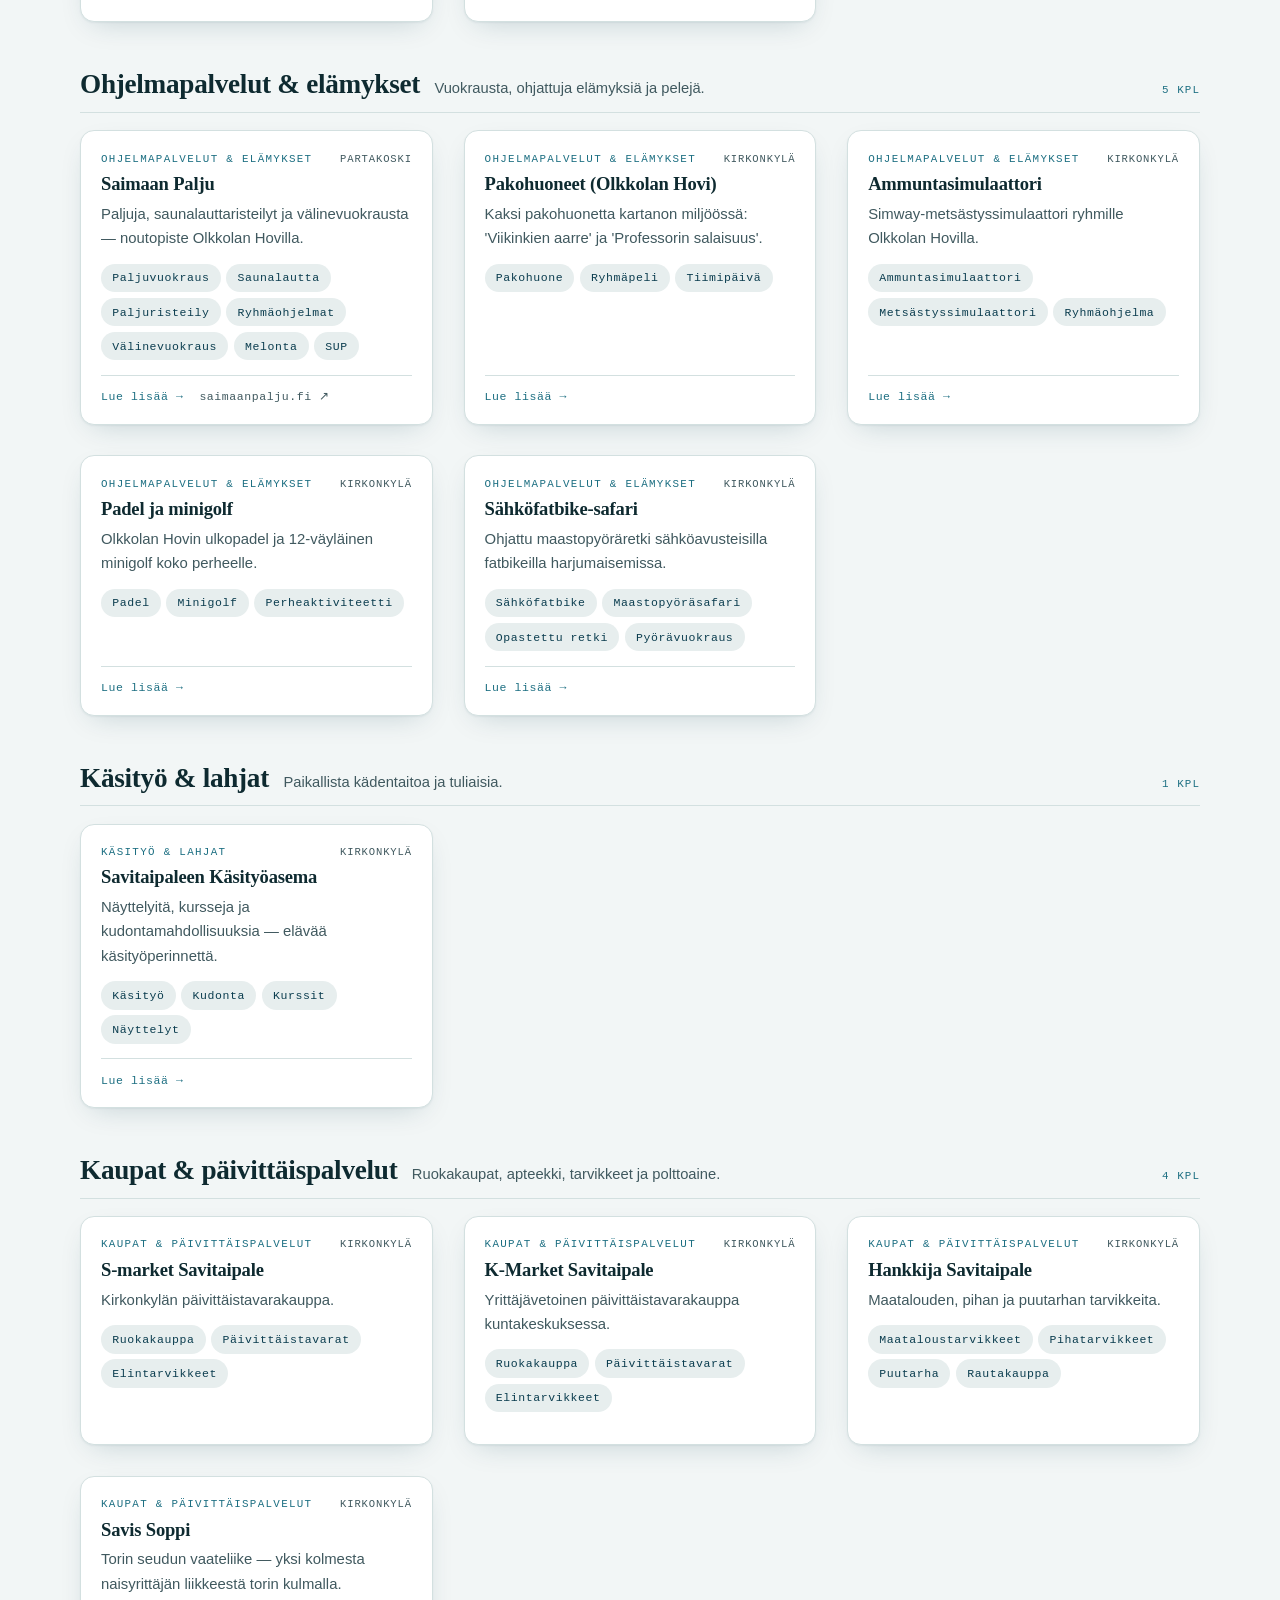
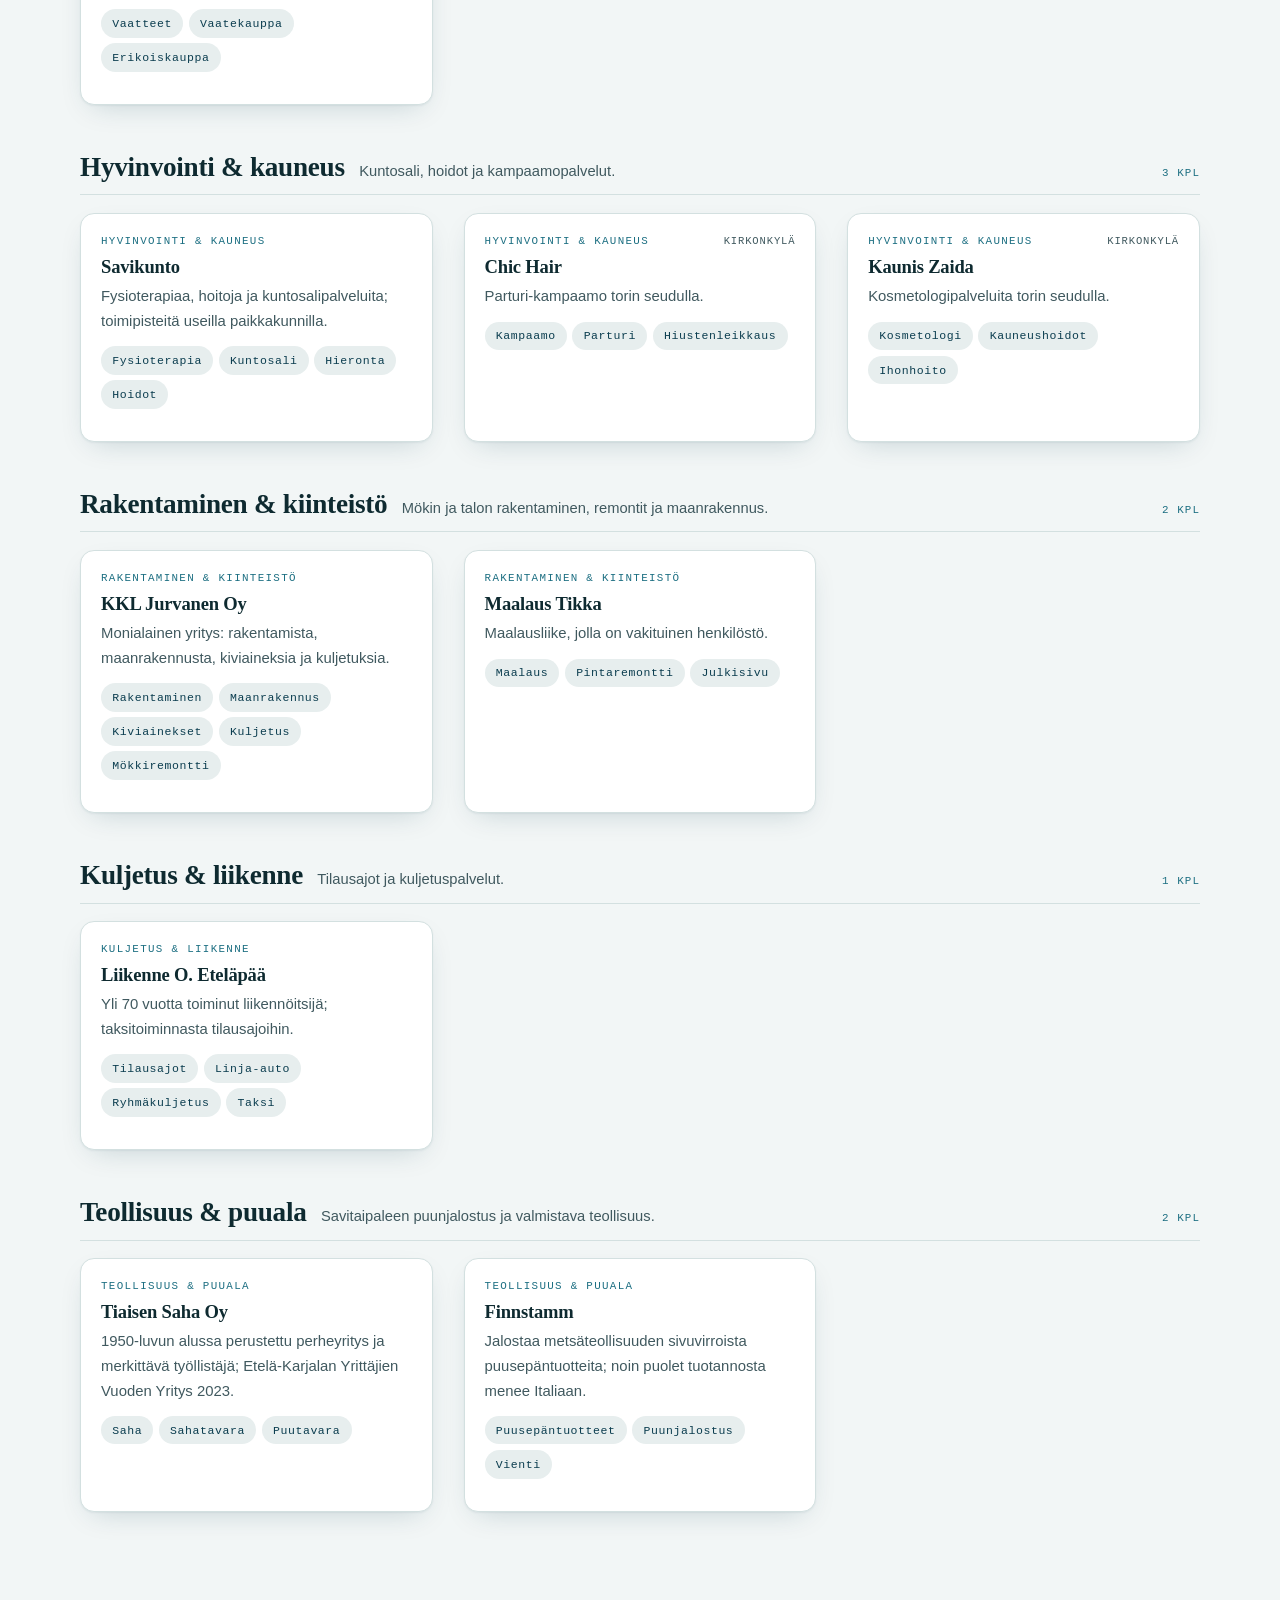
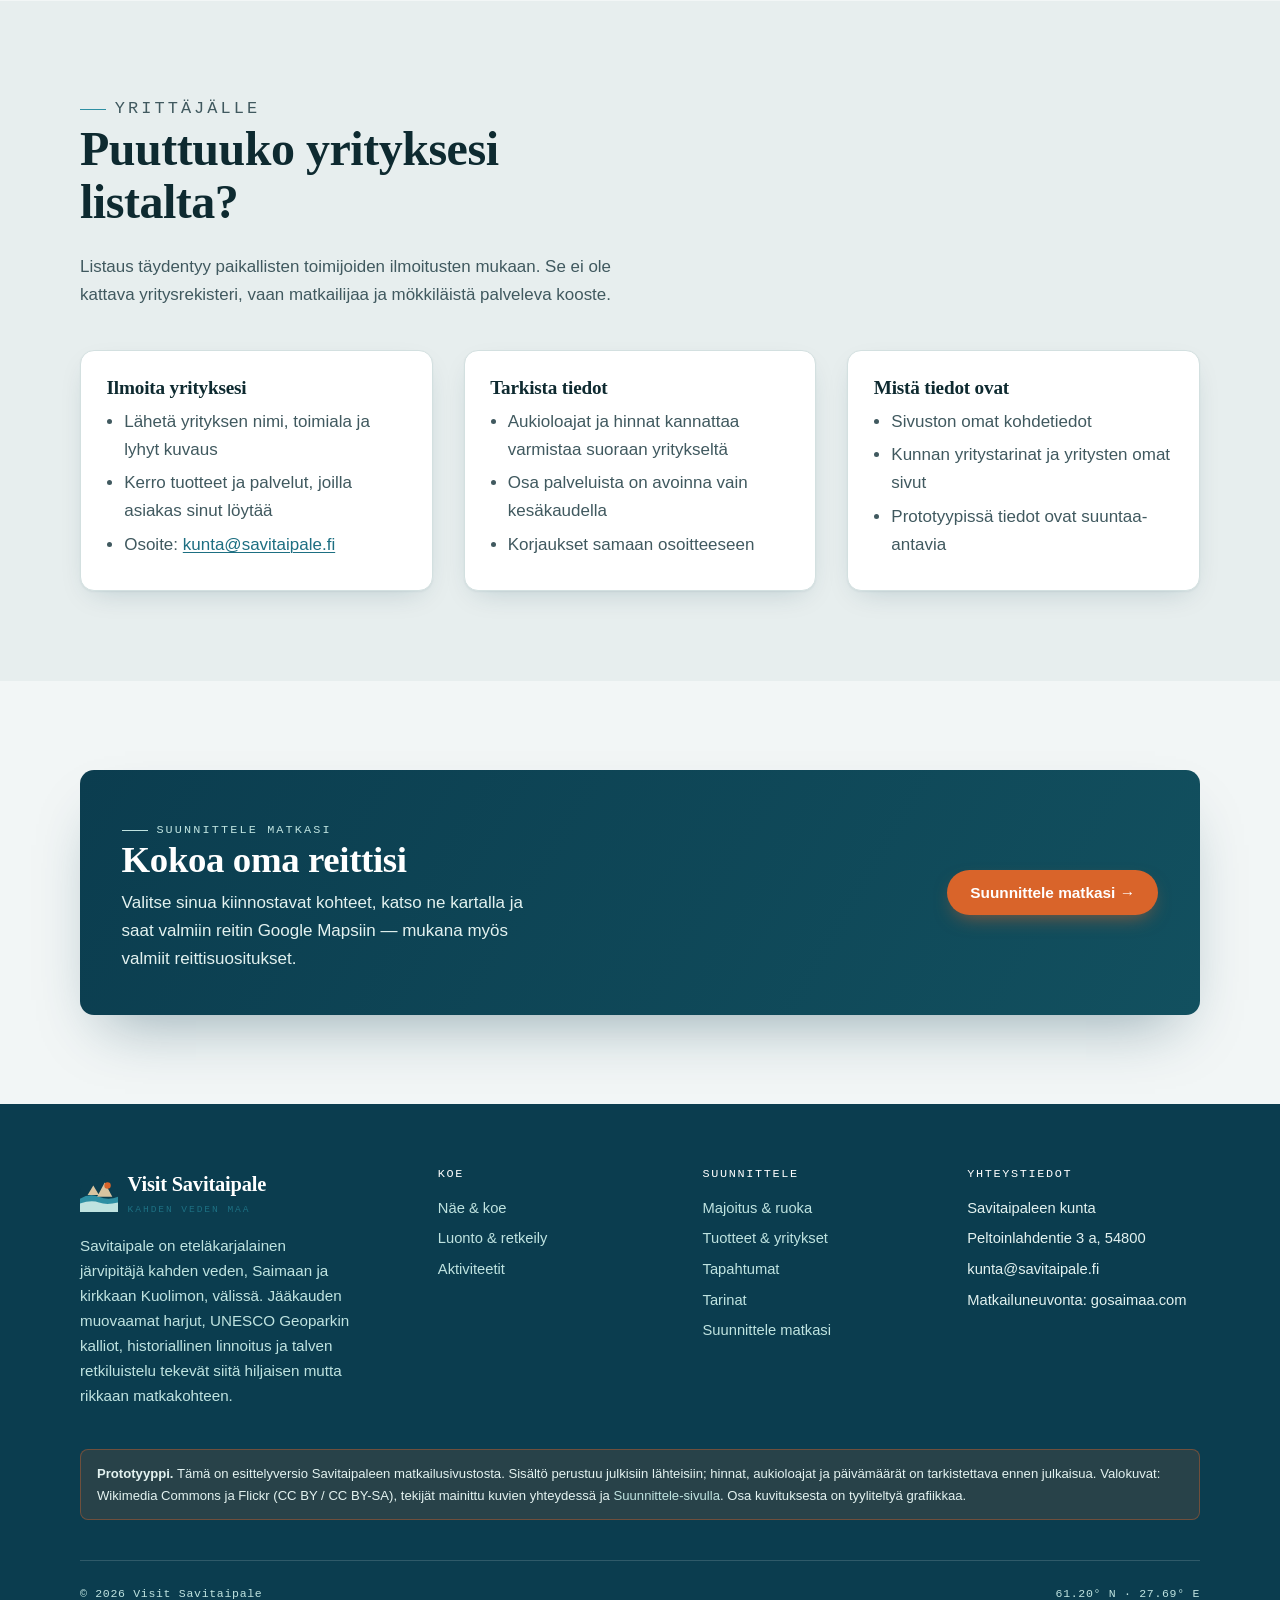
<file: tuotteet-ja-yritykset.html>
<!doctype html>
<html lang="fi">
<head>
  <meta charset="utf-8">
  <meta name="viewport" content="width=device-width, initial-scale=1">
  <title>Tuotteet &amp; yritykset — Visit Savitaipale</title>
  <meta name="description" content="Savitaipaleen yritykset ja tuotteet yhdessä paikassa: majoitus, ravintolat, lähiruoka, ohjelmapalvelut, käsityö, kaupat ja rakentaminen. Hae yritystä tai tuotetta.">
  <link rel="icon" href="assets/img/favicon.svg" type="image/svg+xml">
  <link rel="alternate icon" href="assets/img/favicon.ico" sizes="any">
  <link rel="apple-touch-icon" href="assets/img/apple-touch-icon.png">
  <meta name="theme-color" content="#0b3d4f">
  <meta property="og:site_name" content="Visit Savitaipale">
  <meta property="og:locale" content="fi_FI">
  <meta property="og:type" content="website">
  <meta property="og:title" content="Tuotteet &amp; yritykset — Savitaipale">
  <meta property="og:description" content="Majoitus, ravintolat, lähiruoka, ohjelmapalvelut, käsityö, kaupat ja rakentaminen. Savitaipaleen yritykset ja tuotteet yhdessä paikassa.">
  <meta property="og:url" content="https://teppotk.github.io/visitsavi/tuotteet-ja-yritykset.html">
  <meta property="og:image" content="https://teppotk.github.io/visitsavi/assets/img/partakoski-kahvila.jpg">
  <meta name="twitter:card" content="summary_large_image">
  <meta name="twitter:title" content="Tuotteet &amp; yritykset — Savitaipale">
  <meta name="twitter:description" content="Savitaipaleen yritykset ja tuotteet: majoitus, ruoka, elämykset, kaupat ja palvelut.">
  <meta name="twitter:image" content="https://teppotk.github.io/visitsavi/assets/img/partakoski-kahvila.jpg">
  <link rel="stylesheet" href="assets/css/styles.css">
</head>
<body data-page="yritykset">
  <a class="skip" href="#main">Siirry sisältöön</a>
  <div data-site-header></div>
  <main id="main">
    <section class="pagehero">
      <div class="pagehero__scene" data-scene="kyla" data-photo="partakoski-kahvila.jpg" data-photo-alt="Partakosken kesäkahvila venesataman äärellä"></div>
      <div class="wrap pagehero__inner">
        <div class="crumbs"><a href="index.html">Etusivu</a> / Tuotteet &amp; yritykset</div>
        <p class="eyebrow">Osta paikallista</p>
        <h1>Tuotteet &amp; yritykset</h1>
        <p>Kartanon lounas, tilan makkarat, vuokrapalju, mökin maalaus tai sahatavara — Savitaipaleen yritykset ja tuotteet yhdessä paikassa. Sivu palvelee sekä matkailijaa että mökkiläistä: hae hakukentästä yrityksen nimellä, tuotteella tai palvelulla.</p>
      </div>
    </section>

    <section class="section">
      <div class="wrap">
        <div data-render="yritykset"></div>
      </div>
    </section>

    <section class="section section--paper2">
      <div class="wrap">
        <div class="section-head reveal">
          <p class="eyebrow">Yrittäjälle</p>
          <h2>Puuttuuko yrityksesi listalta?</h2>
          <p>Listaus täydentyy paikallisten toimijoiden ilmoitusten mukaan. Se ei ole kattava yritysrekisteri, vaan matkailijaa ja mökkiläistä palveleva kooste.</p>
        </div>
        <div class="info-cols">
          <div class="info-card reveal">
            <h3>Ilmoita yrityksesi</h3>
            <ul>
              <li>Lähetä yrityksen nimi, toimiala ja lyhyt kuvaus</li>
              <li>Kerro tuotteet ja palvelut, joilla asiakas sinut löytää</li>
              <li>Osoite: <a href="mailto:kunta@savitaipale.fi">kunta@savitaipale.fi</a></li>
            </ul>
          </div>
          <div class="info-card reveal">
            <h3>Tarkista tiedot</h3>
            <ul>
              <li>Aukioloajat ja hinnat kannattaa varmistaa suoraan yritykseltä</li>
              <li>Osa palveluista on avoinna vain kesäkaudella</li>
              <li>Korjaukset samaan osoitteeseen</li>
            </ul>
          </div>
          <div class="info-card reveal">
            <h3>Mistä tiedot ovat</h3>
            <ul>
              <li>Sivuston omat kohdetiedot</li>
              <li>Kunnan yritystarinat ja yritysten omat sivut</li>
              <li>Prototyypissä tiedot ovat suuntaa-antavia</li>
            </ul>
          </div>
        </div>
      </div>
    </section>

    <section class="section"><div class="wrap"><div class="reveal" data-render="plan-cta"></div></div></section>
  </main>
  <div data-site-footer></div>
  <script src="assets/js/config.js"></script>
  <script src="assets/js/data.js"></script>
  <script src="assets/js/scenes.js"></script>
  <script src="assets/js/app.js"></script>
</body>
</html>
</file>
<file: assets/css/styles.css>
/* =========================================================================
   Visit Savitaipale — "Kahden veden maa"
   Design system. Väri johdettu kirkkaan Kuolimon vedestä, jääkauden harjuista
   ja nuotion hehkusta. Kartografinen monospace-merkintätapa (koordinaatit).
   ========================================================================= */

:root {
  /* Vesi ja jää */
  --syvavesi: #0b3d4f;   /* deep water — primary dark */
  --kuolimo:  #2e8fa3;   /* clear lake blue — brand */
  --kuolimo-tumma: #1d6f82;
  --jaa:      #bfe3e0;   /* glacial aqua — light accent */
  --jaa-vaalea: #e3f2f0;
  /* Maa ja tuli */
  --harju:    #d8c4a0;   /* esker sand — warm secondary */
  --harju-tumma: #b89e73;
  --nuotio:   #d9642a;   /* campfire — single warm CTA accent */
  --nuotio-tumma: #b64e1c;
  /* Neutraalit (viileä paperi, ei lämmin cream) */
  --paperi:   #f2f6f6;
  --paperi-2: #e7eeee;
  --pinta:    #ffffff;
  --muste:    #0e2a30;   /* near-black teal */
  --muste-2:  #40595f;   /* muted body */
  --viiva:    #d3e0e0;

  --maxw: 1200px;
  --gap: clamp(1rem, 2.4vw, 2rem);
  --radius: 14px;
  --radius-s: 8px;
  --shadow: 0 1px 2px rgba(11,61,79,.06), 0 10px 30px -12px rgba(11,61,79,.22);
  --shadow-lg: 0 30px 60px -24px rgba(11,61,79,.4);

  --serif: "Iowan Old Style", "Palatino Linotype", Palatino, "Book Antiqua", "URW Palladio L", Georgia, serif;
  --sans: -apple-system, BlinkMacSystemFont, "Segoe UI", Roboto, "Helvetica Neue", Arial, sans-serif;
  --mono: "SFMono-Regular", "SF Mono", "Cascadia Code", "JetBrains Mono", Consolas, "Liberation Mono", monospace;
}

/* ---------- reset-ish ---------- */
*, *::before, *::after { box-sizing: border-box; }
html { -webkit-text-size-adjust: 100%; scroll-behavior: smooth; }
@media (prefers-reduced-motion: reduce) { html { scroll-behavior: auto; } }
body {
  margin: 0;
  font-family: var(--sans);
  color: var(--muste);
  background: var(--paperi);
  line-height: 1.65;
  font-size: 17px;
  -webkit-font-smoothing: antialiased;
}
img, svg { display: block; max-width: 100%; }
a { color: var(--kuolimo-tumma); text-decoration-thickness: 1px; text-underline-offset: 2px; }
a:hover { color: var(--nuotio); }
h1, h2, h3, h4 { font-family: var(--serif); font-weight: 600; line-height: 1.1; color: var(--muste); margin: 0 0 .5em; letter-spacing: -0.01em; }

/* ---------- utilities ---------- */
.wrap { width: 100%; max-width: var(--maxw); margin-inline: auto; padding-inline: clamp(1rem, 4vw, 2.5rem); }
.skip { position: absolute; left: -999px; top: 0; background: var(--muste); color: #fff; padding: .6rem 1rem; z-index: 200; }
.skip:focus { left: .5rem; top: .5rem; }
:focus-visible { outline: 3px solid var(--nuotio); outline-offset: 2px; border-radius: 3px; }

.eyebrow {
  font-family: var(--mono);
  font-size: .74rem;
  letter-spacing: .18em;
  text-transform: uppercase;
  color: var(--kuolimo-tumma);
  display: inline-flex;
  align-items: center;
  gap: .55rem;
  margin: 0 0 .9rem;
}
.eyebrow::before { content: ""; width: 26px; height: 1px; background: var(--kuolimo); display: inline-block; }

.section { padding-block: clamp(3rem, 7vw, 6rem); }
.section--paper2 { background: var(--paperi-2); }
.section--dark { background: var(--syvavesi); color: var(--jaa-vaalea); }
.section--dark h2, .section--dark h3 { color: #fff; }
.section--dark .eyebrow { color: var(--jaa); }
.section--dark .eyebrow::before { background: var(--jaa); }

.section-head { max-width: 60ch; margin-bottom: clamp(1.6rem, 4vw, 2.6rem); }
.section-head h2 { font-size: clamp(1.9rem, 4.4vw, 3rem); }
.section-head p { color: var(--muste-2); font-size: 1.06rem; margin: 0; }
.section--dark .section-head p { color: var(--jaa); }

/* ---------- buttons ---------- */
.btn {
  display: inline-flex; align-items: center; gap: .5rem;
  font: 600 .96rem/1 var(--sans);
  padding: .85rem 1.4rem; border-radius: 999px;
  border: 1px solid transparent; cursor: pointer; text-decoration: none;
  transition: transform .15s ease, background .2s ease, box-shadow .2s ease, color .2s;
}
.btn:hover { transform: translateY(-2px); }
.btn--primary { background: var(--nuotio); color: #fff; box-shadow: 0 8px 20px -8px rgba(217,100,42,.7); }
.btn--primary:hover { background: var(--nuotio-tumma); color: #fff; }
.btn--ghost { background: transparent; color: var(--muste); border-color: var(--viiva); }
.btn--ghost:hover { border-color: var(--kuolimo); color: var(--kuolimo-tumma); }
.section--dark .btn--ghost { color: #fff; border-color: rgba(255,255,255,.4); }
.section--dark .btn--ghost:hover { border-color: var(--jaa); color: var(--jaa); }

/* =========================================================================
   Header
   ========================================================================= */
.site-header {
  position: sticky; top: 0; z-index: 100;
  background: rgba(242,246,246,.92);
  backdrop-filter: saturate(1.4) blur(10px);
  border-bottom: 1px solid var(--viiva);
}
/* Ylärivi: logo vasemmalla, Suunnittele-CTA oikealla (kapealla myös valikkonappi). */
.site-header__top { display: flex; align-items: center; gap: 1rem; min-height: 72px; }
.brand { display: flex; align-items: center; gap: .6rem; text-decoration: none; color: var(--muste); margin-right: auto; }
.brand__mark { width: 38px; height: 38px; flex: none; }
.brand__name { font-family: var(--serif); font-weight: 600; font-size: 1.28rem; letter-spacing: -.01em; }
.brand__name small { display: block; font-family: var(--mono); font-size: .6rem; letter-spacing: .2em; text-transform: uppercase; color: var(--kuolimo-tumma); font-weight: 400; }

/* Alarivi: päävalikko omalla rivillään. Kun leveys ei enää rajoita, fontti on
   reilusti isompi (luettavuus myös ikääntyville kävijöille). Linkit saavat
   kiertää kahdelle riville — oma rivi kestää sen rikkomatta layoutia. */
/* padding-block: aktiivisen linkin taustapalkki ei saa osua kiinni yläviivaan. */
.site-header__navrow { border-top: 1px solid var(--viiva); padding-block: .3rem; }
.nav { display: flex; flex-wrap: wrap; gap: 0; margin-inline: -.75rem; }
.nav a {
  font-size: 1.06rem; font-weight: 500; color: var(--muste-2);
  text-decoration: none; padding: .72rem .75rem; border-radius: var(--radius-s);
  transition: color .15s, background .15s;
}
.nav a:hover { color: var(--muste); background: var(--paperi-2); }
.nav a[aria-current="page"] { color: var(--syvavesi); background: var(--jaa); font-weight: 600; }

/* CTA: ylärivillä oma nappinsa, kapealla näytöllä pudotusvalikon viimeinen kohta. */
.nav__cta { position: relative; display: inline-block; text-decoration: none; color: #fff; background: var(--nuotio);
  font-weight: 600; font-size: 1.02rem; padding: .7rem 1.15rem; border-radius: var(--radius-s);
  transition: background .15s; }
.nav__cta:hover { color: #fff; background: var(--nuotio-tumma); }
.nav__cta[aria-current="page"] { color: #fff; background: var(--nuotio-tumma); }
.nav__cta--top { flex: none; white-space: nowrap; }
.nav__cta--menu { display: none; }
.iw a.iw-plan { display: inline-block; margin-top: .35rem; color: var(--nuotio); font-weight: 700; }
.nav__count { position: absolute; top: -7px; right: -7px; display: inline-flex; align-items: center; justify-content: center; min-width: 1.25rem; height: 1.25rem; padding: 0 .3rem; border-radius: 999px; background: var(--syvavesi); color: #fff; border: 2px solid var(--paperi); font-family: var(--mono); font-size: .66rem; font-weight: 700; line-height: 1; box-shadow: var(--shadow); }

/* Ilmoitus (toast) */
.toast { position: fixed; left: 50%; bottom: 24px; transform: translateX(-50%) translateY(20px); z-index: 2000;
  background: var(--syvavesi); color: #fff; padding: .8rem 1.4rem; border-radius: 999px; box-shadow: var(--shadow-lg);
  font-weight: 600; font-size: .95rem; opacity: 0; transition: opacity .3s ease, transform .3s ease; max-width: 90vw; }
.toast.is-in { opacity: 1; transform: translateX(-50%) translateY(0); }
@media (prefers-reduced-motion: reduce) { .toast { transition: opacity .2s; transform: translateX(-50%); } }
.nav-toggle { display: none; }

/* Alle 1024 px valikkorivi ei enää mahdu yhdelle riville → pudotusvalikko. */
@media (max-width: 1023px) {
  .nav-toggle {
    display: inline-flex; align-items: center; justify-content: center;
    width: 48px; height: 48px; border: 1px solid var(--viiva);
    border-radius: var(--radius-s); background: var(--pinta); cursor: pointer; flex: none;
  }
  .nav-toggle span, .nav-toggle span::before, .nav-toggle span::after {
    content: ""; display: block; width: 22px; height: 2px; background: var(--muste); position: relative;
  }
  .nav-toggle span::before { position: absolute; top: -7px; }
  .nav-toggle span::after { position: absolute; top: 7px; }
  .site-header__navrow {
    position: absolute; left: 0; right: 0; top: 100%;
    background: var(--pinta); border-top: 0; border-bottom: 1px solid var(--viiva);
    box-shadow: var(--shadow); display: none; padding-block: .4rem;
    max-height: calc(100vh - 72px); overflow-y: auto;
  }
  .site-header__navrow.is-open { display: block; }
  .nav { flex-direction: column; gap: 0; margin-inline: 0; }
  .nav a { font-size: 1.18rem; padding: .95rem .6rem; border-radius: var(--radius-s); }
  .nav__cta--menu { display: block; margin-top: .5rem; text-align: center; font-size: 1.18rem; padding: .95rem 1rem; }
  .nav__cta--menu .nav__count { top: -6px; right: auto; margin-left: .45rem; position: static; }
}
@media (max-width: 719px) {
  .nav__cta--top { display: none; }
  .brand__name { font-size: 1.12rem; }
}

/* =========================================================================
   Hero
   ========================================================================= */
.hero { position: relative; isolation: isolate; overflow: hidden; }
.hero__scene { position: absolute; inset: 0; z-index: -2; }
.hero__scene svg { width: 100%; height: 100%; }
.hero::after { /* alaosan tummennus tekstin luettavuudelle */
  content: ""; position: absolute; inset: 0; z-index: -1;
  background: linear-gradient(180deg, rgba(11,61,79,.05) 0%, rgba(11,61,79,.0) 30%, rgba(11,61,79,.55) 100%);
}
.hero__inner { padding-block: clamp(4rem, 16vh, 9rem) clamp(2.5rem, 8vh, 5rem); color: #fff; position: relative; }
.hero__inner .eyebrow { color: var(--jaa); }
.hero__inner .eyebrow::before { background: var(--jaa); }
.hero h1 {
  color: #fff; font-size: clamp(2.6rem, 8vw, 5.6rem); line-height: .98;
  max-width: 15ch; text-shadow: 0 2px 30px rgba(6,23,31,.4);
}
.hero__lede { font-size: clamp(1.05rem, 2.2vw, 1.3rem); max-width: 46ch; color: #eaf5f4; margin: 1rem 0 1.8rem; text-shadow: 0 1px 12px rgba(6,23,31,.5); }
.hero__cta { display: flex; gap: .8rem; flex-wrap: wrap; }
/* Ghost-nappi valokuvahero­jen päällä: luettava mistä tahansa kuvasta */
.hero .btn--ghost, .pagehero .btn--ghost {
  background: rgba(8,25,31,.4); color: #fff; border-color: rgba(255,255,255,.7);
  backdrop-filter: blur(3px); text-shadow: 0 1px 6px rgba(6,23,31,.5);
}
.hero .btn--ghost:hover, .pagehero .btn--ghost:hover {
  background: rgba(8,25,31,.62); border-color: #fff; color: #fff;
}
.hero__facts {
  display: flex; flex-wrap: wrap; gap: clamp(1rem, 4vw, 3rem);
  margin-top: clamp(2rem, 6vh, 3.5rem); padding-top: 1.4rem;
  border-top: 1px solid rgba(255,255,255,.25);
}
.hero__fact { color: #fff; }
.hero__fact b { font-family: var(--serif); font-size: 1.7rem; display: block; line-height: 1; }
.hero__fact span { font-family: var(--mono); font-size: .68rem; letter-spacing: .14em; text-transform: uppercase; color: var(--jaa); }

/* page hero (sisäsivut) — matalampi */
.pagehero { position: relative; isolation: isolate; overflow: hidden; color: #fff; }
.pagehero__scene { position: absolute; inset: 0; z-index: -2; }
.pagehero__scene svg { width: 100%; height: 100%; }
.pagehero::after { content: ""; position: absolute; inset: 0; z-index: -1; background: linear-gradient(180deg, rgba(11,61,79,.15), rgba(11,61,79,.6)); }
.pagehero__inner { padding-block: clamp(3rem, 11vh, 6rem) clamp(2rem, 6vh, 3.5rem); }
.pagehero h1 { color: #fff; font-size: clamp(2.1rem, 6vw, 3.8rem); }
.pagehero p { max-width: 52ch; color: #eaf5f4; font-size: 1.08rem; margin: 0; }
.pagehero .eyebrow { color: var(--jaa); }
.pagehero .eyebrow::before { background: var(--jaa); }
.crumbs { font-family: var(--mono); font-size: .72rem; letter-spacing: .1em; text-transform: uppercase; color: var(--jaa); margin-bottom: 1rem; }
.crumbs a { color: #fff; text-decoration: none; }
.crumbs a:hover { color: var(--jaa); }

/* =========================================================================
   Cards
   ========================================================================= */
.grid { display: grid; gap: var(--gap); }
.grid--3 { grid-template-columns: repeat(3, 1fr); }
.grid--2 { grid-template-columns: repeat(2, 1fr); }
.grid--4 { grid-template-columns: repeat(4, 1fr); }
@media (max-width: 960px) { .grid--3, .grid--4 { grid-template-columns: repeat(2, 1fr); } }
@media (max-width: 620px) { .grid--2, .grid--3, .grid--4 { grid-template-columns: 1fr; } }

.card {
  position: relative; display: flex; flex-direction: column;
  background: var(--pinta); border: 1px solid var(--viiva);
  border-radius: var(--radius); overflow: hidden; text-decoration: none; color: inherit;
  box-shadow: var(--shadow); transition: transform .2s ease, box-shadow .25s ease, border-color .2s;
}
.card:hover { transform: translateY(-5px); box-shadow: var(--shadow-lg); border-color: var(--kuolimo); }
.card__media { position: relative; aspect-ratio: 3 / 2; overflow: hidden; background: var(--paperi-2); }
.card__media svg { width: 100%; height: 100%; transition: transform .5s ease; }
.card:hover .card__media svg { transform: scale(1.06); }
.card__badge {
  position: absolute; top: .7rem; left: .7rem; z-index: 2;
  font-family: var(--mono); font-size: .62rem; letter-spacing: .1em; text-transform: uppercase;
  background: rgba(255,255,255,.92); color: var(--syvavesi);
  padding: .28rem .55rem; border-radius: 999px;
}
.card__badge--geo { background: var(--nuotio); color: #fff; }
.card__body { padding: 1.15rem 1.2rem 1.3rem; display: flex; flex-direction: column; flex: 1; }
.card__type { font-family: var(--mono); font-size: .68rem; letter-spacing: .12em; text-transform: uppercase; color: var(--kuolimo-tumma); }
.card__title { font-size: 1.28rem; margin: .35rem 0 .5rem; }
.card__desc { color: var(--muste-2); font-size: .95rem; margin: 0 0 1rem; flex: 1; }
.card__foot { display: flex; align-items: center; gap: .5rem; font-family: var(--mono); font-size: .72rem; letter-spacing: .06em; color: var(--muste-2); }
.card__foot .arrow { margin-left: auto; color: var(--nuotio); font-size: 1.1rem; transition: transform .2s; }
.card:hover .card__foot .arrow { transform: translateX(4px); }

/* featured (iso kortti) */
.feature {
  grid-column: span 2; display: grid; grid-template-columns: 1.05fr 1fr;
  background: var(--pinta); border: 1px solid var(--viiva); border-radius: var(--radius);
  overflow: hidden; box-shadow: var(--shadow); text-decoration: none; color: inherit;
  transition: box-shadow .25s, transform .2s;
}
.feature:hover { box-shadow: var(--shadow-lg); transform: translateY(-4px); }
.feature__media { position: relative; min-height: 320px; }
.feature__media svg { position: absolute; inset: 0; width: 100%; height: 100%; }
.feature__body { padding: clamp(1.5rem, 3vw, 2.6rem); display: flex; flex-direction: column; justify-content: center; }
.feature__body h3 { font-size: clamp(1.6rem, 3vw, 2.3rem); }
.feature__body p { color: var(--muste-2); }
@media (max-width: 780px) { .feature { grid-column: span 1; grid-template-columns: 1fr; } .feature__media { min-height: 220px; } }

/* =========================================================================
   Filters (listaussivut)
   ========================================================================= */
.filters { display: flex; flex-wrap: wrap; gap: .5rem; margin-bottom: 2rem; align-items: center; }
.filters__label { font-family: var(--mono); font-size: .7rem; letter-spacing: .12em; text-transform: uppercase; color: var(--muste-2); margin-right: .3rem; }
.chip {
  font: 500 .85rem/1 var(--sans); padding: .5rem .9rem; border-radius: 999px;
  border: 1px solid var(--viiva); background: var(--pinta); color: var(--muste-2); cursor: pointer;
  transition: all .15s;
}
.chip:hover { border-color: var(--kuolimo); color: var(--kuolimo-tumma); }
.chip[aria-pressed="true"] { background: var(--syvavesi); border-color: var(--syvavesi); color: #fff; }
.count { font-family: var(--mono); font-size: .78rem; color: var(--muste-2); margin-left: auto; }
.empty { padding: 3rem 1rem; text-align: center; color: var(--muste-2); font-style: italic; }

/* =========================================================================
   Detail page
   ========================================================================= */
.detail { padding-block: clamp(2rem, 5vw, 3.5rem) clamp(3rem, 7vw, 5rem); }
.detail__grid { display: grid; grid-template-columns: 1fr 340px; gap: clamp(1.6rem, 4vw, 3rem); align-items: start; }
@media (max-width: 860px) { .detail__grid { grid-template-columns: 1fr; } }
.detail__body p { font-size: 1.08rem; color: #22434a; }
.detail__body p:first-of-type { font-size: 1.2rem; color: var(--muste); }
.prose > * + * { margin-top: 1.1rem; }

.factbox { background: var(--pinta); border: 1px solid var(--viiva); border-radius: var(--radius); padding: 1.4rem; box-shadow: var(--shadow); position: sticky; top: 90px; }
.factbox h3 { font-family: var(--mono); font-size: .72rem; letter-spacing: .14em; text-transform: uppercase; color: var(--kuolimo-tumma); margin-bottom: 1rem; }
.factlist { list-style: none; margin: 0; padding: 0; }
.factlist li { padding: .7rem 0; border-top: 1px solid var(--viiva); display: grid; grid-template-columns: 8.5rem 1fr; gap: .6rem; font-size: .92rem; }
.factlist li:first-child { border-top: none; }
.factlist .k { font-family: var(--mono); font-size: .72rem; letter-spacing: .04em; text-transform: uppercase; color: var(--muste-2); padding-top: .12rem; }
.factlist .v { color: var(--muste); }
.coord { font-family: var(--mono); font-size: .82rem; color: var(--kuolimo-tumma); background: var(--jaa-vaalea); padding: .5rem .7rem; border-radius: var(--radius-s); margin-top: 1rem; display: inline-block; }

.taglist { display: flex; flex-wrap: wrap; gap: .4rem; margin: 1.2rem 0; }
.tag { font-family: var(--mono); font-size: .72rem; letter-spacing: .05em; padding: .3rem .7rem; border-radius: 999px; background: var(--paperi-2); color: var(--syvavesi); }
.tag--season { background: var(--jaa); }

/* =========================================================================
   Events
   ========================================================================= */
.event { display: grid; grid-template-columns: 96px 1fr auto; gap: 1.2rem; align-items: center; padding: 1.2rem 0; border-top: 1px solid var(--viiva); }
.event:first-child { border-top: none; }
.event__date { text-align: center; background: var(--jaa-vaalea); border-radius: var(--radius-s); padding: .6rem .3rem; line-height: 1; }
.event__date .d { font-family: var(--serif); font-size: 1.7rem; color: var(--syvavesi); }
.event__date .m { font-family: var(--mono); font-size: .66rem; letter-spacing: .12em; text-transform: uppercase; color: var(--kuolimo-tumma); display: block; margin-top: .25rem; }
.event__main h3 { font-size: 1.25rem; margin: 0 0 .25rem; }
.event__main p { margin: 0; color: var(--muste-2); font-size: .95rem; }
.event__meta { font-family: var(--mono); font-size: .74rem; color: var(--muste-2); text-align: right; }
.event__meta .cat { display: inline-block; background: var(--paperi-2); color: var(--syvavesi); padding: .25rem .6rem; border-radius: 999px; margin-bottom: .3rem; }
.event__meta2 { margin: .4rem 0 0; font-family: var(--mono); font-size: .76rem; color: var(--muste-2); }
.event__src { font: 600 .8rem/1 var(--sans); color: var(--kuolimo-tumma); text-decoration: none; display: inline-block; margin-top: .5rem; }
.event__src:hover { color: var(--nuotio); }
.event--past { opacity: .5; filter: grayscale(.7); transition: opacity .2s; }
.event--past:hover { opacity: .8; }
@media (max-width: 620px) { .event { grid-template-columns: 72px 1fr; } .event__meta { grid-column: 2; text-align: left; } }

/* TÄNÄÄN TAPAHTUU -korostuslaatikko */
.today-box { background: var(--syvavesi); color: #fff; border-radius: var(--radius); padding: clamp(1.3rem, 3.5vw, 2rem); margin-bottom: 2.2rem; box-shadow: var(--shadow-lg); }
.today-box__label { font-family: var(--mono); font-size: .8rem; letter-spacing: .18em; text-transform: uppercase; color: var(--jaa); margin: 0 0 .9rem; display: flex; align-items: center; gap: .55rem; }
.today-box__dot { width: 9px; height: 9px; border-radius: 50%; background: var(--nuotio); flex: none; animation: todayPulse 2s infinite; }
@keyframes todayPulse { 0% { box-shadow: 0 0 0 0 rgba(217,100,42,.55); } 70% { box-shadow: 0 0 0 10px rgba(217,100,42,0); } 100% { box-shadow: 0 0 0 0 rgba(217,100,42,0); } }
.today-box__item h3 { color: #fff; font-family: var(--serif); font-size: clamp(1.45rem, 3.4vw, 2.1rem); margin: 0 0 .35rem; }
.today-box__item p { color: var(--jaa-vaalea); margin: 0 0 .3rem; }
.today-box__meta { font-family: var(--mono); font-size: .78rem; color: var(--jaa); }
.today-box__item + .today-box__item { margin-top: 1rem; padding-top: 1rem; border-top: 1px solid rgba(255,255,255,.18); }
.today-box a { color: #fff; text-decoration: underline; }
.today-box a:hover { color: var(--jaa); }
.today-box__empty { color: var(--jaa); margin: 0; }
.today-box__running { margin: 1rem 0 0; padding-top: .9rem; border-top: 1px solid rgba(255,255,255,.18); font-size: .9rem; color: var(--jaa); }
@media (prefers-reduced-motion: reduce) { .today-box__dot { animation: none; } }

/* =========================================================================
   Map (schematic SVG)
   ========================================================================= */
.mapwrap { position: relative; border-radius: var(--radius); overflow: hidden; border: 1px solid var(--viiva); box-shadow: var(--shadow); background: var(--jaa-vaalea); }
.mapwrap svg { width: 100%; height: auto; display: block; }
.mapnote { font-family: var(--mono); font-size: .72rem; color: var(--muste-2); margin-top: .8rem; }
.map-dot { cursor: pointer; }
.map-label { font-family: var(--sans); font-size: 15px; fill: var(--syvavesi); font-weight: 600; }

/* Interaktiivinen Google-kartta (yleiskartta) */
.gmapfull { position: relative; border-radius: var(--radius); overflow: hidden; border: 1px solid var(--viiva); box-shadow: var(--shadow); background: var(--paperi-2); }
.gmapfull__map { width: 100%; height: clamp(360px, 58vh, 560px); }
.gmapfull__loc { position: absolute; top: .8rem; right: .8rem; z-index: 5; font: 600 .88rem/1 var(--sans); color: var(--syvavesi); background: rgba(255,255,255,.95); border: 1px solid var(--viiva); border-radius: 999px; padding: .55rem 1rem; cursor: pointer; box-shadow: var(--shadow); }
.gmapfull__loc:hover { color: var(--nuotio); }
.gmapfull__loc:disabled { opacity: .7; cursor: default; }
.iw strong { font-family: var(--serif); font-size: 1.05rem; color: var(--muste); }
.iw-type { font-family: var(--mono); font-size: .68rem; letter-spacing: .05em; text-transform: uppercase; color: var(--muste-2); }
.iw a { font-weight: 600; color: var(--kuolimo-tumma); }
.iw--stop { max-width: 15rem; }
/* Otsikko on InfoWindow'n header-rivillä (sulkuruksin kanssa samalla rivillä) */
/* Googlen oma header-rivi: poista otsikon yläpehmuste ja keskitä, jotta otsikko
   ja sulkuruksi ovat samalla korkeudella (Googlen sisäiset luokat voivat muuttua) */
.gm-style .gm-style-iw-chr { align-items: center; }
.gm-style .gm-style-iw-ch { padding: 0 !important; }
.iw-head { display: inline-flex; align-items: center; gap: .45rem; }
.iw-head strong { font-family: var(--serif); font-size: 1.05rem; font-weight: 600; color: var(--muste); }
.iw-addr { margin: .3rem 0 .45rem; font-size: .85rem; color: var(--muste-2); }
/* Pysähdyksen kirjaintunnus (A, B, C…) — sama merkki listalla ja kartan pinnissä */
.stopletter { font-family: var(--mono); font-size: .72rem; font-weight: 700; width: 1.6rem; height: 1.6rem; flex: none; display: grid; place-items: center; background: var(--nuotio); color: #fff; border-radius: 50%; }
.stopletter--off { background: none; } /* tyhjä paikanvaraaja: rivit pysyvät samassa linjassa */
.planner__gmapdiv { position: absolute; inset: 0; width: 100%; height: 100%; }
.planner__loc { position: absolute; top: .7rem; right: .7rem; z-index: 5; font: 600 .82rem/1 var(--sans); color: var(--syvavesi); background: rgba(255,255,255,.95); border: 1px solid var(--viiva); border-radius: 999px; padding: .5rem .85rem; cursor: pointer; box-shadow: var(--shadow); }
.planner__loc:hover { color: var(--nuotio); }
.planner__loc:disabled { opacity: .7; cursor: default; }

/* =========================================================================
   Valokuvat (photo or SVG fallback) + CC-attribuutio
   ========================================================================= */
.card__media img.ph, .feature__media img.ph { width: 100%; height: 100%; object-fit: cover; display: block; transition: transform .5s ease; }
.card:hover .card__media img.ph { transform: scale(1.06); }
.hero__scene img.ph, .pagehero__scene img.ph { width: 100%; height: 100%; object-fit: cover; display: block; }
.photocredit {
  position: absolute; right: .6rem; bottom: .6rem; z-index: 3;
  font-family: var(--mono); font-size: .62rem; letter-spacing: .03em;
  background: rgba(6,23,31,.55); color: #eaf5f4; padding: .25rem .5rem; border-radius: 6px;
  backdrop-filter: blur(3px);
}
.photocredit a { color: #fff; text-decoration: underline; }
.kreditit { list-style: none; padding: 0; margin: 0; columns: 2; column-gap: 2.5rem; }
.kreditit li { font-size: .86rem; color: var(--muste-2); margin-bottom: .55rem; break-inside: avoid; }
.kreditit a { color: var(--kuolimo-tumma); }
@media (max-width: 640px) { .kreditit { columns: 1; } }

/* =========================================================================
   Google Maps embed + Lähellä sinua (GPS)
   ========================================================================= */
.gmap { position: relative; aspect-ratio: 16 / 9; border-radius: var(--radius); overflow: hidden; border: 1px solid var(--viiva); box-shadow: var(--shadow); background: var(--paperi-2); }
.gmap iframe { position: absolute; inset: 0; width: 100%; height: 100%; border: 0; }
.map-actions { display: flex; gap: .6rem; flex-wrap: wrap; margin-top: 1rem; }

.nearby__cta { display: flex; flex-direction: column; align-items: flex-start; gap: .7rem; margin-bottom: 1.4rem; }
.nearby__msg { font-family: var(--mono); font-size: .8rem; color: var(--muste-2); margin: 0; }
.nearby__fallback { display: flex; align-items: center; flex-wrap: wrap; gap: .6rem; margin-bottom: 1.4rem; font-family: var(--mono); font-size: .78rem; color: var(--muste-2); }
.nearby__select { font: 500 .9rem/1 var(--sans); padding: .55rem .8rem; border-radius: var(--radius-s); border: 1px solid var(--viiva); background: var(--pinta); color: var(--muste); cursor: pointer; }
.nearby__select:hover { border-color: var(--kuolimo); }
.nearby__list { display: grid; gap: .6rem; }
.nearby__item { display: flex; align-items: center; gap: 1rem; padding: .9rem 1.1rem; background: var(--pinta); border: 1px solid var(--viiva); border-radius: var(--radius-s); box-shadow: var(--shadow); transition: border-color .15s; }
.nearby__item:hover { border-color: var(--kuolimo); }
.nearby__dist { font-family: var(--mono); font-weight: 600; color: var(--nuotio); min-width: 4.6rem; text-align: right; }
.nearby__info { display: flex; flex-direction: column; flex: 1; min-width: 0; }
.nearby__info b { font-family: var(--serif); font-size: 1.12rem; line-height: 1.15; }
.nearby__info small { color: var(--muste-2); font-family: var(--mono); font-size: .72rem; letter-spacing: .04em; }
.nearby__actions { display: flex; flex-direction: column; align-items: flex-end; gap: .35rem; white-space: nowrap; }
.na-primary, .na-map { font: 600 .84rem/1 var(--sans); text-decoration: none; }
.na-primary { color: var(--kuolimo-tumma); }
.na-map { color: var(--muste-2); }
.na-primary:hover, .na-map:hover { color: var(--nuotio); }
@media (max-width: 520px) {
  .nearby__item { flex-wrap: wrap; }
  .nearby__actions { flex-direction: row; align-items: center; gap: 1.1rem; width: 100%; padding-left: calc(4.6rem + 1rem); }
}

/* =========================================================================
   Matkasuunnittelija + valmiit reitit
   ========================================================================= */
.planner { display: grid; grid-template-columns: 1fr 1.1fr; gap: clamp(1.2rem, 3vw, 2.4rem); align-items: start; }
@media (max-width: 900px) { .planner { grid-template-columns: 1fr; } }
.planner__controls { display: flex; flex-direction: column; gap: 1.5rem; }
.planner__interests { border: 0; padding: 0; margin: 0; }
.planner__interests legend, .planner__listtitle, .planner__summary h3 { font-family: var(--serif); font-size: 1.2rem; margin: 0 0 .7rem; padding: 0; }
.chipbox { display: inline-flex; align-items: center; gap: .5rem; padding: .5rem .9rem; margin: 0 .5rem .5rem 0; border: 1px solid var(--viiva); border-radius: 999px; background: var(--pinta); cursor: pointer; font-size: .9rem; transition: border-color .15s, background .15s; }
.chipbox:hover { border-color: var(--kuolimo); }
.chipbox input { accent-color: var(--kuolimo); }
.chipbox:has(input:checked) { background: var(--jaa-vaalea); border-color: var(--kuolimo); }
.planner__item { display: flex; align-items: center; gap: .6rem; padding: .6rem .7rem; border: 1px solid var(--viiva); border-radius: var(--radius-s); background: var(--pinta); margin-bottom: .4rem; cursor: pointer; transition: border-color .15s, background .15s; }
.planner__item:hover { border-color: var(--kuolimo); }
.planner__item.is-on { background: var(--jaa-vaalea); border-color: var(--kuolimo); }
.planner__item input { accent-color: var(--nuotio); flex: none; }
.pi-name { font-weight: 600; flex: 1; }
.pi-type { font-family: var(--mono); font-size: .68rem; letter-spacing: .04em; text-transform: uppercase; color: var(--muste-2); white-space: nowrap; }
.planner__hint { color: var(--muste-2); font-size: .95rem; margin: 0; }
.planner__plan { list-style: none; margin: 0 0 1rem; padding: 0; }
.planner__plan li { display: flex; align-items: center; gap: .7rem; padding: .5rem 0; border-top: 1px solid var(--viiva); }
.planner__plan li::before { content: attr(data-letter); font-family: var(--mono); font-size: .72rem; font-weight: 700; width: 1.6rem; height: 1.6rem; flex: none; display: grid; place-items: center; background: var(--nuotio); color: #fff; border-radius: 50%; }
.planner__plan li span { flex: 1; }
.pi-remove { background: none; border: 0; color: var(--muste-2); font-size: 1.25rem; line-height: 1; cursor: pointer; padding: .1rem .45rem; border-radius: 6px; }
.pi-remove:hover { color: var(--nuotio); background: var(--paperi-2); }
.planner__actions { display: flex; flex-wrap: wrap; gap: .6rem; }
.planner__mapcol { position: sticky; top: 90px; }
@media (max-width: 900px) { .planner__mapcol { position: static; } }
.planner__mapwrap { position: relative; aspect-ratio: 3 / 4; border-radius: var(--radius); overflow: hidden; border: 1px solid var(--viiva); box-shadow: var(--shadow); background: var(--paperi-2); }
@media (max-width: 900px) { .planner__mapwrap { aspect-ratio: 4 / 3; } }
.planner__map { position: absolute; inset: 0; width: 100%; height: 100%; border: 0; }

.routes { display: grid; grid-template-columns: repeat(3, 1fr); gap: var(--gap); }
@media (max-width: 900px) { .routes { grid-template-columns: repeat(2, 1fr); } }
@media (max-width: 600px) { .routes { grid-template-columns: 1fr; } }
.route { display: flex; flex-direction: column; background: var(--pinta); border: 1px solid var(--viiva); border-radius: var(--radius); overflow: hidden; box-shadow: var(--shadow); }
.route__media { position: relative; aspect-ratio: 16 / 9; }
.route__media svg { width: 100%; height: 100%; }
.route__kesto { position: absolute; top: .6rem; right: .6rem; font-family: var(--mono); font-size: .64rem; letter-spacing: .06em; text-transform: uppercase; background: rgba(255,255,255,.92); color: var(--syvavesi); padding: .25rem .6rem; border-radius: 999px; }
.route__body { padding: 1.2rem; display: flex; flex-direction: column; flex: 1; }
.route__body h3 { font-size: 1.3rem; margin: 0 0 .4rem; }
.route__body p { color: var(--muste-2); font-size: .92rem; margin: 0 0 .8rem; }
.route__body p.route__stops { font-family: var(--mono); font-size: .72rem; color: var(--kuolimo-tumma); line-height: 1.55; }
.route__body .btn { margin-top: auto; align-self: flex-start; }

/* =========================================================================
   Listaussivun asettelu: kortit vasemmalla, kartta oikealla (sticky)
   ========================================================================= */
.listing-layout { display: grid; grid-template-columns: minmax(0, 1fr) minmax(320px, 40%); gap: clamp(1.5rem, 3vw, 2.5rem); align-items: start; }
.listing-layout__list .grid { grid-template-columns: repeat(2, 1fr); }
.listing-layout__map { position: sticky; top: 84px; }
.listing-layout__map .eyebrow { margin-bottom: .7rem; }
@media (max-width: 1000px) { .listing-layout { grid-template-columns: 1fr; } .listing-layout__map { position: static; } }
@media (max-width: 560px) { .listing-layout__list .grid { grid-template-columns: 1fr; } }

/* =========================================================================
   Suunnittele matkasi -CTA
   ========================================================================= */
.plan-cta { display: flex; align-items: center; justify-content: space-between; gap: 1.5rem; flex-wrap: wrap;
  background: var(--syvavesi); color: #fff; border-radius: var(--radius); text-decoration: none;
  padding: clamp(1.5rem, 4vw, 2.6rem); box-shadow: var(--shadow-lg);
  background-image: linear-gradient(120deg, var(--syvavesi), #12505f); }
.plan-cta:hover { color: #fff; }
.plan-cta__text { max-width: 46ch; }
.plan-cta__text .eyebrow { color: var(--jaa); }
.plan-cta__text .eyebrow::before { background: var(--jaa); }
.plan-cta__text h2 { color: #fff; font-size: clamp(1.6rem, 3.4vw, 2.3rem); margin: 0 0 .5rem; }
.plan-cta__text p { color: var(--jaa-vaalea); margin: 0; }
.plan-cta__btn { flex: none; pointer-events: none; }
.plan-cta:hover .plan-cta__btn { background: var(--nuotio-tumma); transform: translateY(-2px); }

/* =========================================================================
   Story / prose blocks (tarinat)
   ========================================================================= */
.story { display: grid; grid-template-columns: 300px 1fr; gap: clamp(1.2rem, 4vw, 2.6rem); align-items: center; padding-block: clamp(1.4rem, 3vw, 2.4rem); }
.story:nth-child(even) { grid-template-columns: 1fr 300px; }
.story:nth-child(even) .story__media { order: 2; }
.story__media { border-radius: var(--radius); overflow: hidden; box-shadow: var(--shadow); aspect-ratio: 4/3; }
.story__media svg { width: 100%; height: 100%; }
.story h3 { font-size: clamp(1.5rem, 3vw, 2.1rem); }
.story p { color: var(--muste-2); margin: 0; }
@media (max-width: 720px) { .story, .story:nth-child(even) { grid-template-columns: 1fr; } .story:nth-child(even) .story__media { order: 0; } }

/* info columns (suunnittele) */
.info-cols { display: grid; grid-template-columns: repeat(3, 1fr); gap: var(--gap); }
@media (max-width: 820px) { .info-cols { grid-template-columns: 1fr; } }
.info-card { background: var(--pinta); border: 1px solid var(--viiva); border-radius: var(--radius); padding: 1.6rem; box-shadow: var(--shadow); }
.info-card h3 { font-size: 1.2rem; }
.info-card ul { margin: .6rem 0 0; padding-left: 1.1rem; color: var(--muste-2); }
.info-card li { margin: .35rem 0; }

.faq { border-top: 1px solid var(--viiva); }
.faq details { border-bottom: 1px solid var(--viiva); }
.faq summary { cursor: pointer; padding: 1.1rem 0; font-family: var(--serif); font-size: 1.15rem; color: var(--muste); list-style: none; display: flex; justify-content: space-between; align-items: center; }
.faq summary::-webkit-details-marker { display: none; }
.faq summary::after { content: "+"; color: var(--nuotio); font-size: 1.5rem; }
.faq details[open] summary::after { content: "–"; }
.faq p { margin: 0 0 1.1rem; color: var(--muste-2); }

/* =========================================================================
   Footer
   ========================================================================= */
.site-footer { background: var(--syvavesi); color: var(--jaa-vaalea); padding-block: clamp(2.6rem, 6vw, 4rem) 2rem; }
.site-footer a { color: var(--jaa); text-decoration: none; }
.site-footer a:hover { color: #fff; text-decoration: underline; }
.footer-grid { display: grid; grid-template-columns: 1.4fr 1fr 1fr 1fr; gap: 2rem; }
@media (max-width: 780px) { .footer-grid { grid-template-columns: 1fr 1fr; } }
@media (max-width: 460px) { .footer-grid { grid-template-columns: 1fr; } }
.footer-grid h4 { color: #fff; font-family: var(--mono); font-size: .74rem; letter-spacing: .14em; text-transform: uppercase; font-weight: 500; margin-bottom: .9rem; }
.footer-grid ul { list-style: none; margin: 0; padding: 0; }
.footer-grid li { margin: .4rem 0; font-size: .92rem; }
.footer-brand p { color: var(--jaa); font-size: .95rem; max-width: 32ch; }
.footer-bottom { margin-top: 2.5rem; padding-top: 1.4rem; border-top: 1px solid rgba(255,255,255,.15); display: flex; justify-content: space-between; flex-wrap: wrap; gap: 1rem; font-family: var(--mono); font-size: .72rem; letter-spacing: .06em; color: var(--jaa); }
.footer-disclaimer { background: rgba(217,100,42,.14); border: 1px solid rgba(217,100,42,.4); color: var(--jaa-vaalea); border-radius: var(--radius-s); padding: .8rem 1rem; font-size: .82rem; margin-top: 1.6rem; }

/* =========================================================================
   Tuotteet & yritykset: haku, kategoriaryhmät ja yrityskortit
   ========================================================================= */
.ysearch { margin-bottom: 1.4rem; }
.ysearch__label {
  display: block; font-family: var(--mono); font-size: .7rem; letter-spacing: .12em;
  text-transform: uppercase; color: var(--muste-2); margin-bottom: .5rem;
}
.ysearch__row {
  display: flex; align-items: center; gap: .6rem;
  background: var(--pinta); border: 1px solid var(--viiva); border-radius: 999px;
  padding: .25rem .35rem .25rem 1rem; box-shadow: var(--shadow);
  transition: border-color .2s, box-shadow .2s;
}
.ysearch__row:focus-within { border-color: var(--kuolimo); box-shadow: 0 0 0 3px rgba(46,143,163,.18), var(--shadow); }
.ysearch__icon { font-size: 1.15rem; color: var(--kuolimo-tumma); line-height: 1; }
.ysearch__input {
  flex: 1; min-width: 0; border: 0; background: none; outline: none;
  font: inherit; color: var(--muste); padding: .75rem 0;
}
.ysearch__input::placeholder { color: var(--muste-2); opacity: .75; }
.ysearch__clear {
  flex: none; border: 0; cursor: pointer; font: 600 .8rem/1 var(--sans);
  color: var(--muste-2); background: var(--paperi-2); border-radius: 999px; padding: .55rem .9rem;
}
.ysearch__clear:hover { color: var(--nuotio); }

.ycount { font-family: var(--mono); font-size: .72rem; letter-spacing: .06em; color: var(--muste-2); margin: 0 0 1.6rem; }

.ygroups { display: flex; flex-direction: column; gap: clamp(2rem, 4vw, 3rem); }
.ygroup__head { display: flex; flex-wrap: wrap; align-items: baseline; gap: .4rem .9rem; margin-bottom: 1.1rem; padding-bottom: .7rem; border-bottom: 1px solid var(--viiva); }
.ygroup__head h2 { font-size: clamp(1.3rem, 2.4vw, 1.7rem); margin: 0; }
.ygroup__head p { margin: 0; color: var(--muste-2); font-size: .92rem; flex: 1; min-width: 12rem; }
.ygroup__count { font-family: var(--mono); font-size: .68rem; letter-spacing: .1em; text-transform: uppercase; color: var(--kuolimo-tumma); }

.ycards { display: grid; grid-template-columns: repeat(3, 1fr); gap: var(--gap); }
@media (max-width: 960px) { .ycards { grid-template-columns: repeat(2, 1fr); } }
@media (max-width: 620px) { .ycards { grid-template-columns: 1fr; } }

.ycard {
  display: flex; flex-direction: column; background: var(--pinta);
  border: 1px solid var(--viiva); border-radius: var(--radius);
  padding: 1.2rem 1.25rem 1.1rem; box-shadow: var(--shadow);
  transition: transform .25s ease, box-shadow .25s ease, border-color .25s ease;
}
.ycard:hover { transform: translateY(-4px); box-shadow: var(--shadow-lg); border-color: var(--kuolimo); }
.ycard__head { display: flex; align-items: baseline; justify-content: space-between; gap: .6rem; }
.ycard__kyla { font-family: var(--mono); font-size: .66rem; letter-spacing: .08em; text-transform: uppercase; color: var(--muste-2); }
.ycard__title { font-size: 1.16rem; margin: .35rem 0 .45rem; }
.ycard__desc { color: var(--muste-2); font-size: .93rem; margin: 0 0 .8rem; }
.ycard__hours { font-size: .88rem; color: var(--muste-2); margin: 0 0 .8rem; padding: .55rem .7rem;
  background: var(--jaa-vaalea, var(--paperi-2)); border-radius: var(--radius-s); border: 1px solid var(--viiva); }
.ycard__hours b { display: block; font-family: var(--mono); font-size: .66rem; letter-spacing: .08em;
  text-transform: uppercase; color: var(--kuolimo-tumma); margin-bottom: .2rem; }
.ycard__hours small { display: block; margin-top: .35rem; font-size: .74rem; color: var(--muste-2); opacity: .8; }
.taglist--tight { margin: 0 0 .9rem; gap: .35rem; }
.ycard__foot { margin-top: auto; display: flex; flex-wrap: wrap; gap: .4rem 1rem; padding-top: .7rem; border-top: 1px solid var(--viiva); }
.ycard__link { font-family: var(--mono); font-size: .72rem; letter-spacing: .05em; text-decoration: none; color: var(--kuolimo-tumma); }
.ycard__link:hover { color: var(--nuotio); }
.ycard__link--ext { color: var(--muste-2); }

@media (max-width: 620px) {
  .ygroup__head { flex-direction: column; align-items: flex-start; gap: .3rem; }
  .ygroup__head p { min-width: 0; }
}
@media (prefers-reduced-motion: reduce) { .ycard:hover { transform: none; } }

/* =========================================================================
   Reveal animation
   ========================================================================= */
.reveal { opacity: 0; transform: translateY(22px); transition: opacity .7s ease, transform .7s cubic-bezier(.2,.7,.2,1); }
.reveal.is-in { opacity: 1; transform: none; }
@media (prefers-reduced-motion: reduce) {
  .reveal { opacity: 1; transform: none; transition: none; }
  .card:hover, .btn:hover, .feature:hover { transform: none; }
  .card:hover .card__media svg, .card:hover .card__media img.ph { transform: none; }
}

/* intro (hero load) */
.intro-up { animation: introUp 1s cubic-bezier(.2,.7,.2,1) both; }
.intro-up.d1 { animation-delay: .08s; }
.intro-up.d2 { animation-delay: .18s; }
.intro-up.d3 { animation-delay: .3s; }
.intro-up.d4 { animation-delay: .44s; }
@keyframes introUp { from { opacity: 0; transform: translateY(26px); } to { opacity: 1; transform: none; } }
@media (prefers-reduced-motion: reduce) { .intro-up { animation: none; } }

.lead-band { display: grid; grid-template-columns: repeat(4, 1fr); gap: 1px; background: var(--viiva); border: 1px solid var(--viiva); border-radius: var(--radius); overflow: hidden; }
@media (max-width: 720px) { .lead-band { grid-template-columns: repeat(2, 1fr); } }
.lead-band div { background: var(--pinta); padding: 1.3rem 1.2rem; }
.lead-band b { font-family: var(--serif); font-size: 1.9rem; color: var(--syvavesi); display: block; line-height: 1; }
.lead-band span { font-family: var(--mono); font-size: .68rem; letter-spacing: .1em; text-transform: uppercase; color: var(--muste-2); }
</file>
